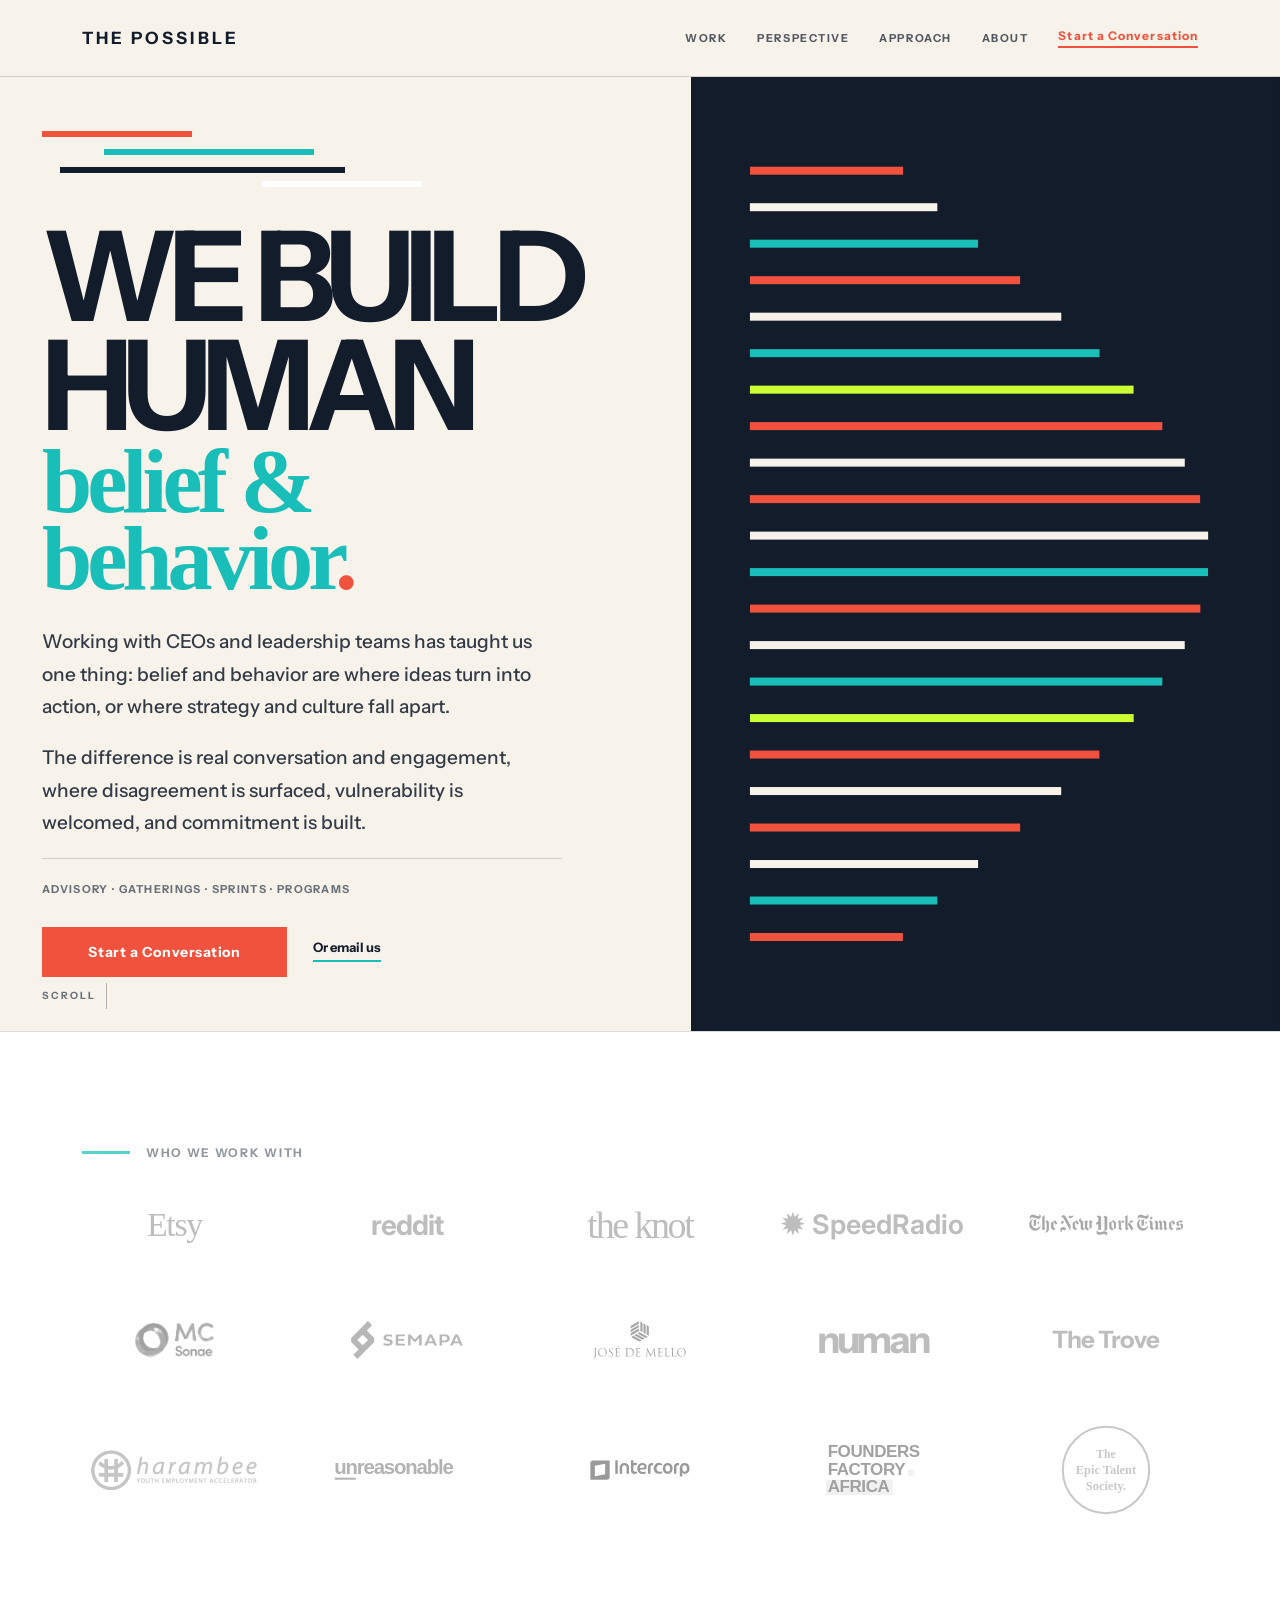
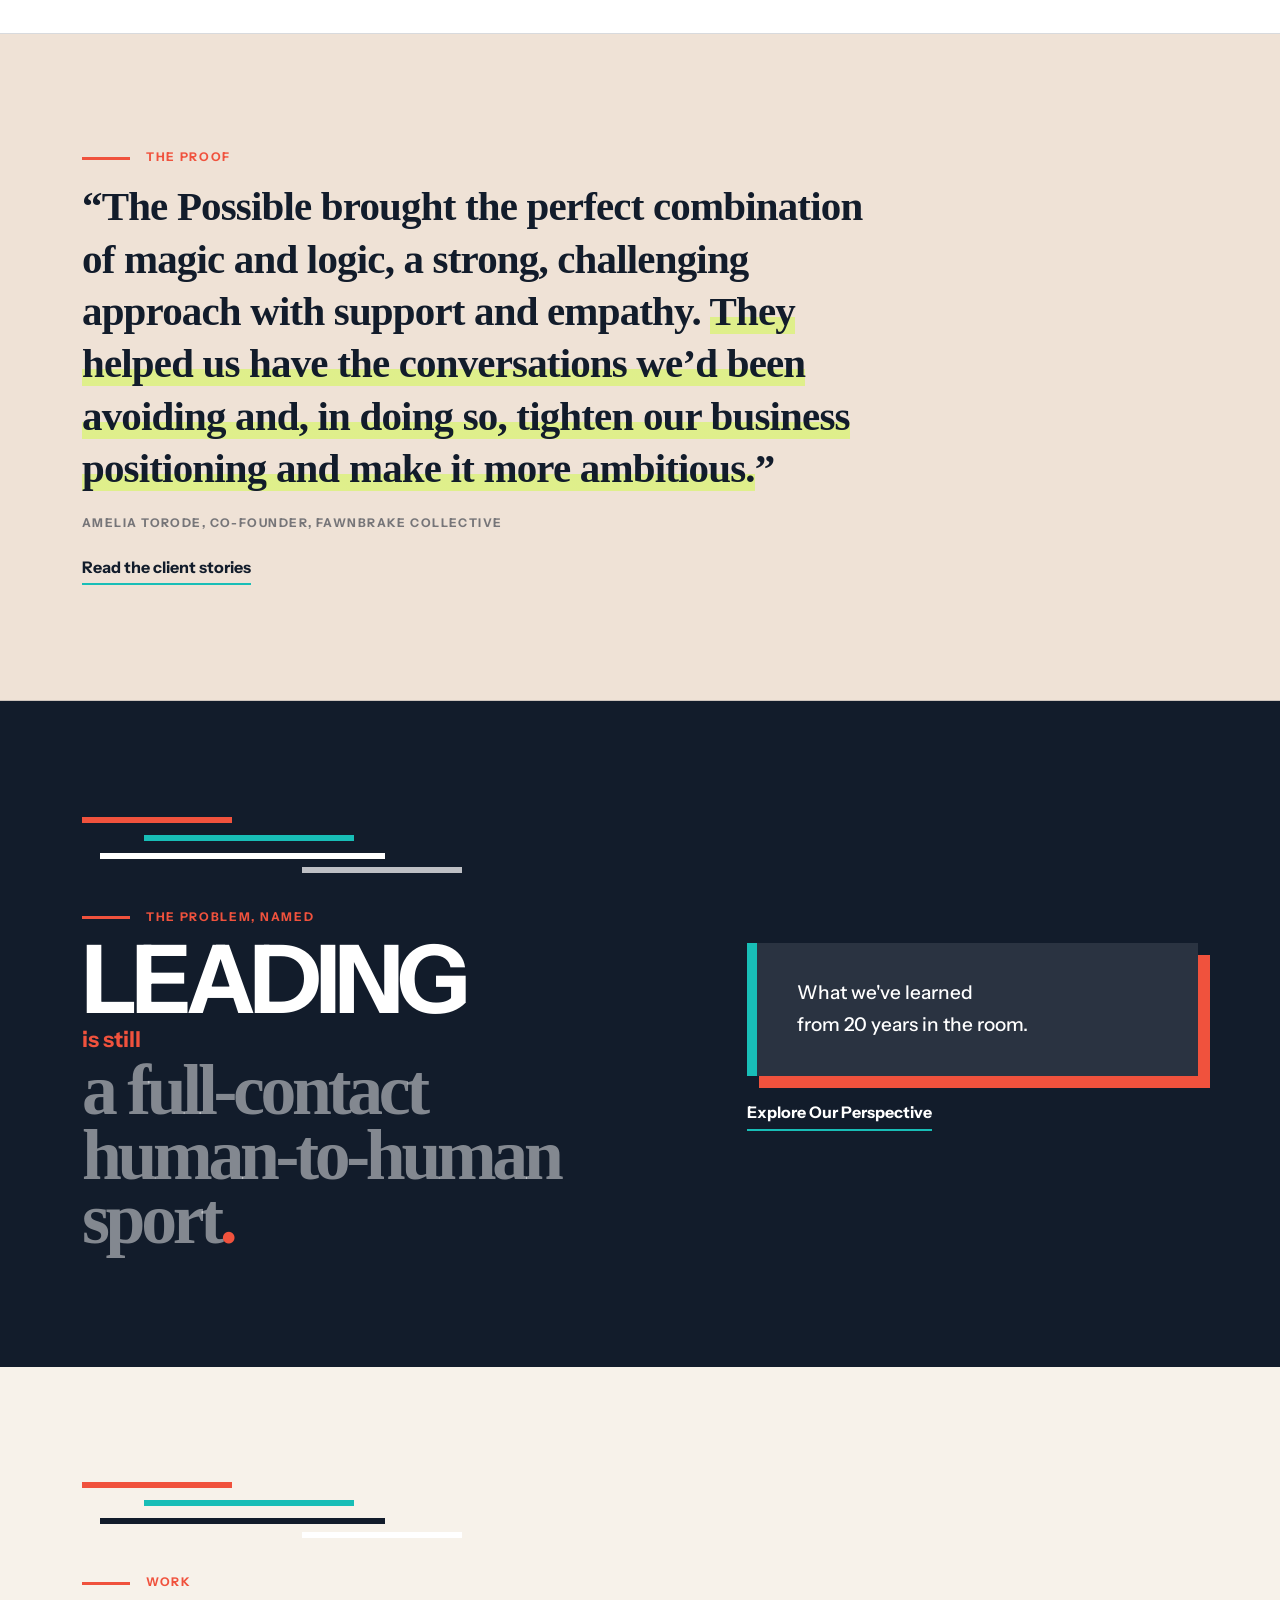
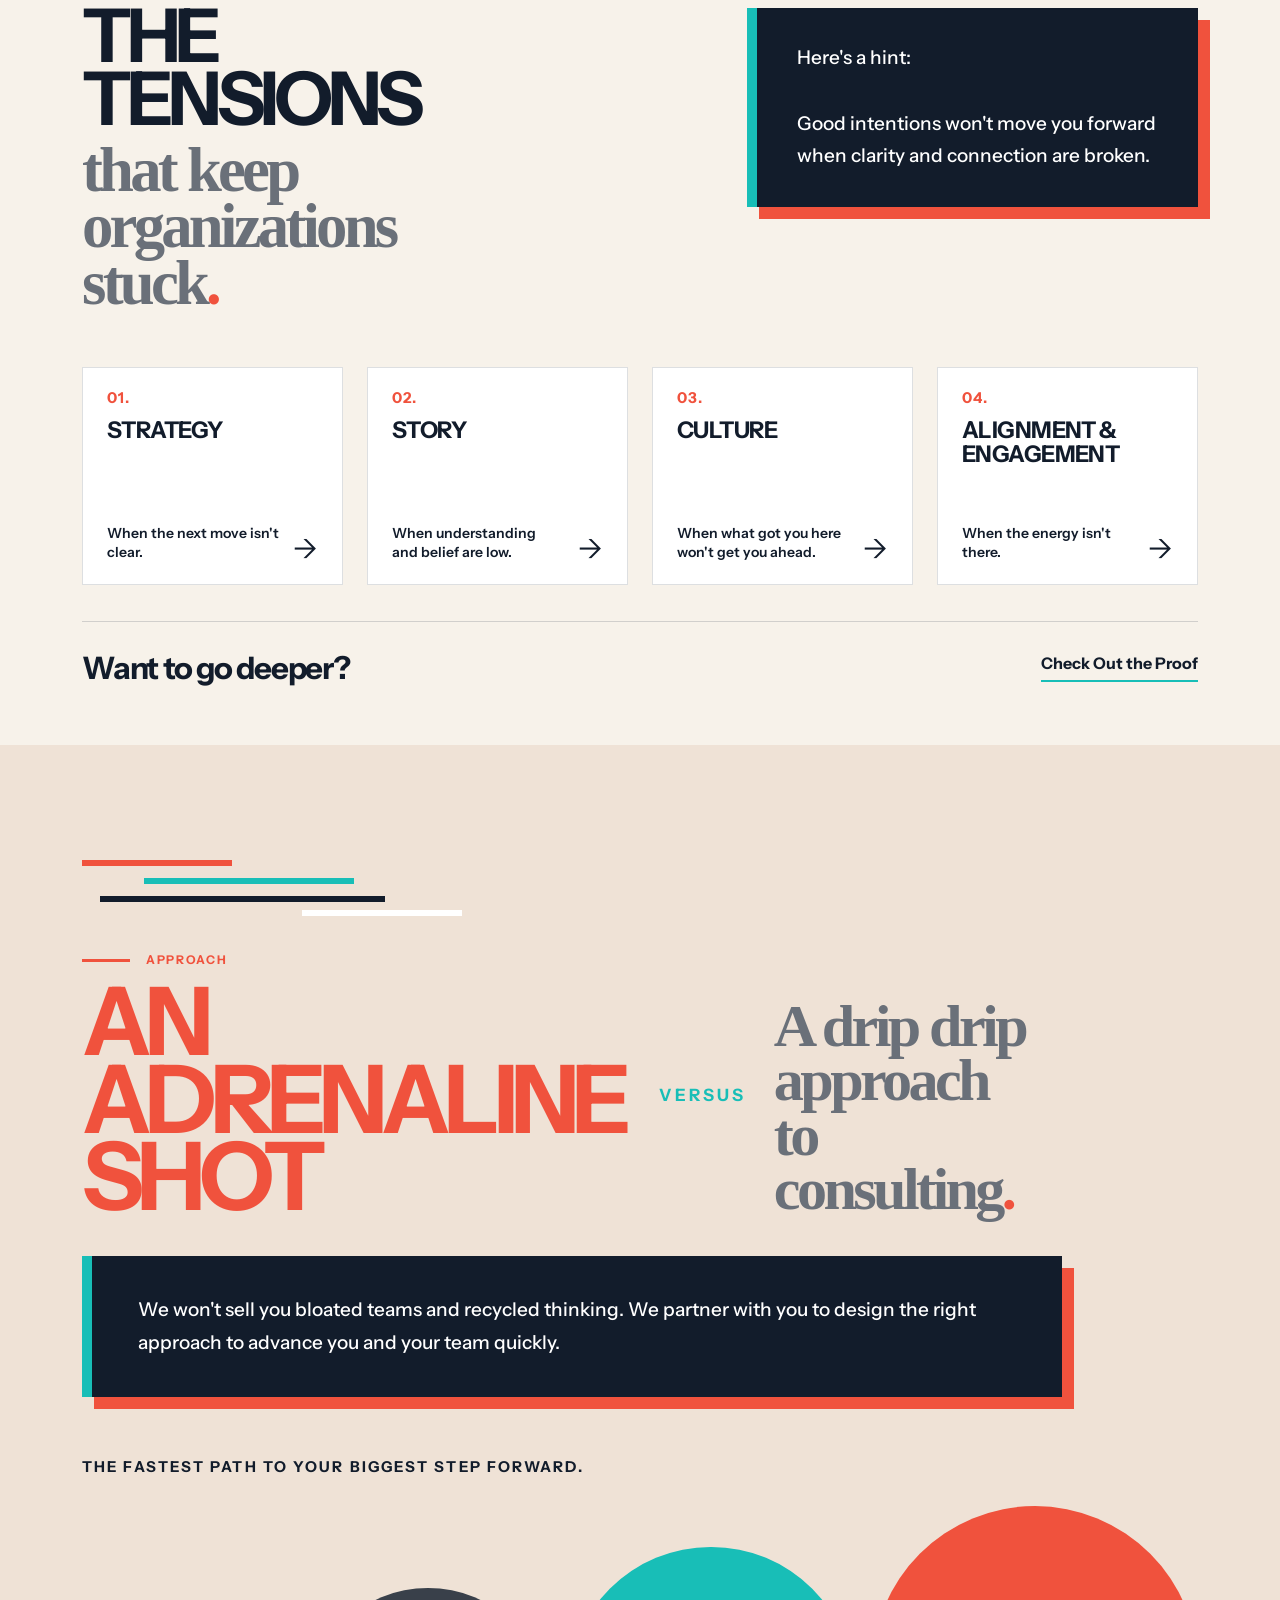
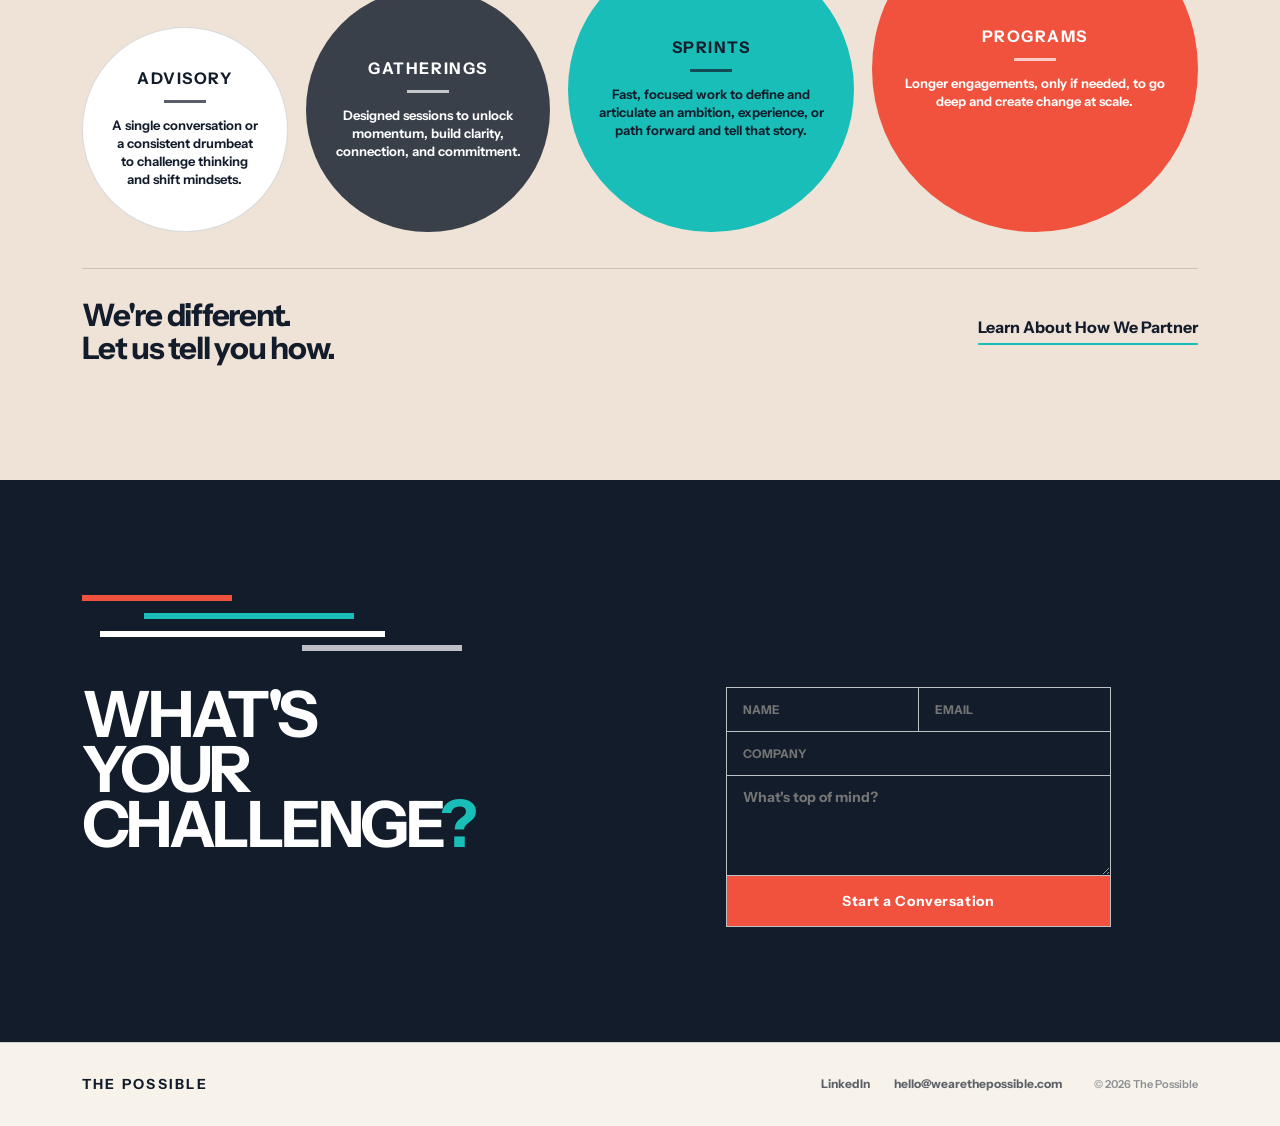
<file: index.html>
<!doctype html>
<html lang="en">
<head>
  <meta charset="utf-8">
  <meta name="viewport" content="width=device-width, initial-scale=1">
  <title>The Possible</title>
  <meta name="description" content="We build human belief and behavior. Strategy, story and culture work for CEOs and leadership teams.">
  <meta property="og:type" content="website">
  <meta property="og:site_name" content="The Possible">
  <meta property="og:title" content="The Possible">
  <meta property="og:description" content="We build human belief and behavior. Strategy, story and culture work for CEOs and leadership teams.">
  <meta property="og:url" content="https://wearethepossible.com/index.html">
  <meta property="og:image" content="assets/og-card.svg">
  <meta name="twitter:card" content="summary_large_image">
  <meta name="twitter:title" content="The Possible">
  <meta name="twitter:description" content="We build human belief and behavior. Strategy, story and culture work for CEOs and leadership teams.">
  <link rel="icon" href="assets/favicon.svg" type="image/svg+xml">
  <link rel="preconnect" href="https://fonts.googleapis.com">
  <link rel="preconnect" href="https://fonts.gstatic.com" crossorigin>
  <link rel="stylesheet" href="css/site.css">
</head>
<body>
<a class="skip-link" href="#top">Skip to content</a><header class="nav"><div class="wrap nav-inner"><a class="logo" href="index.html">The Possible</a><button class="nav-toggle" aria-expanded="false" aria-controls="navlinks" aria-label="Menu"><span></span><span></span><span></span></button><nav class="nav-links" id="navlinks"><a href="proof.html">Work</a><a href="perspective.html">Perspective</a><a href="index.html#approach">Approach</a><a href="about.html">About</a><a class="start tp-nav-cta" href="https://calendly.com/thepossible/start-a-conversation" target="_blank" rel="noopener noreferrer">Start a Conversation</a></nav></div></header><main id="top"><section class="hero hero-modern" id="hero"><div class="hero-shell"><div class="hero-left"><div class="lines"><span class="l1"></span><span class="l2"></span><span class="l3"></span><span class="l4"></span><span class="l5"></span></div><h1 aria-label="We build human belief and behavior."><span class="top" aria-hidden="true">We build</span><span class="human" aria-hidden="true">human</span><span class="lower">belief &amp;<br/>behavior<span class="home-headline-period">.</span></span></h1><div class="hero-copy"><p>Working with CEOs and leadership teams has taught us one thing: belief and behavior are where ideas turn into action, or where strategy and culture fall apart.</p><p>The difference is real conversation and engagement, where disagreement is surfaced, vulnerability is welcomed, and commitment is built.</p><p class="hero-offers">Advisory &middot; Gatherings &middot; Sprints &middot; Programs</p><div class="hero-actions"><a class="btn-fill" href="https://calendly.com/thepossible/start-a-conversation" target="_blank" rel="noopener noreferrer">Start a Conversation</a><a class="hero-alt" href="mailto:hello@wearethepossible.com">Or email us</a></div></div></div><div class="hero-media" aria-hidden="true"><video class="hero-video" data-src="" playsinline muted loop preload="none"></video><canvas class="hero-canvas"></canvas></div></div><a class="hero-cue" href="#work"><span>Scroll</span></a></section><section aria-label="Selected clients" class="clients clients-marquee"><div class="client-marquee-label">Who we work with</div><div class="client-static-grid"><span class="brand brand-etsy">Etsy</span><span aria-label="reddit" class="brand brand-reddit"><span class="reddit-word">reddit</span></span><span class="brand brand-knot">the knot</span><span aria-label="SpeedRadio" class="brand brand-speed"><span class="speed-burst">✹</span><span>SpeedRadio</span></span><span aria-label="The New York Times" class="brand brand-img brand-nyt-img"><img alt="The New York Times" src="assets/logos/nyt.png"></span><span aria-label="Sonae MC" class="brand brand-img brand-sonae-img"><img alt="Sonae MC" src="assets/logos/sonae-mc.png"></span><span aria-label="Semapa" class="brand brand-img brand-semapa-img"><img alt="Semapa" src="assets/logos/semapa.svg"></span><span aria-label="José de Mello" class="brand brand-img brand-jdm-img"><img alt="José de Mello" src="assets/logos/jose-de-mello.svg"></span><span class="brand brand-numan">numan</span><span class="brand brand-plain">The Trove</span><span aria-label="Harambee Youth Employment Accelerator" class="brand brand-img brand-harambee-img"><img alt="Harambee Youth Employment Accelerator" src="assets/logos/harambee.png"></span><span aria-label="Unreasonable" class="brand brand-img brand-unreasonable-img"><img alt="Unreasonable" src="assets/logos/unreasonable.svg"></span><span aria-label="Intercorp" class="brand brand-img brand-intercorp-img"><img alt="Intercorp" src="assets/logos/intercorp.svg"></span><span aria-label="Founders Factory Africa" class="brand brand-img brand-ffa-img"><img alt="Founders Factory Africa" src="assets/logos/founders-factory-africa.svg"></span><span aria-label="The Epic Talent Society" class="brand brand-img brand-epic-img"><img alt="The Epic Talent Society" src="assets/logos/epic-talent.svg"></span></div></section><section class="proof-strip"><div class="wrap"><div class="kicker">The proof</div><blockquote class="proof-strip-quote">&ldquo;The Possible brought the perfect combination of magic and logic, a strong, challenging approach with support and empathy. <span class="qhl">They helped us have the conversations we&rsquo;d been avoiding and, in doing so, tighten our business positioning and make it more ambitious.</span>&rdquo;</blockquote><p class="proof-strip-attr">Amelia Torode, Co-founder, Fawnbrake Collective</p><a class="text-link" href="proof.html">Read the client stories <span>&rarr;</span></a></div></section><section class="pov"><div class="wrap pov-grid"><div><div class="lines dark"><span class="l1"></span><span class="l2"></span><span class="l3"></span><span class="l4"></span><span class="l5"></span></div><div class="kicker">The problem, named</div><div class="lock-big">Leading</div><div class="bridge">is still</div><div class="lock-lower">a full-contact<br/>human-to-human<br/>sport<span class="home-headline-period">.</span></div></div><div class="pov-copy"><div class="pov-subcopy-box"><p>What we&#x27;ve learned<br/>from 20 years in the room.</p></div><a class="text-link" href="perspective.html">Explore Our Perspective <span>→</span></a></div></div></section><section class="work-intro" id="work"><div class="wrap work-grid"><div><div class="lines subtle"><span class="l1"></span><span class="l2"></span><span class="l3"></span><span class="l4"></span><span class="l5"></span></div><div class="kicker">Work</div><div class="work-title">The<br/>tensions</div><div class="work-sub">that keep<br/>organizations<br/>stuck<span class="home-headline-period">.</span></div></div><p class="work-copy">Here&#x27;s a hint:<br/><br/>Good intentions won&#x27;t move you forward when clarity and connection are broken.</p></div></section><section class="cards-sec"><div class="wrap"><div class="cards"><a class="card strategy" href="proof.html#strategy"><div class="card-inner"><div class="card-face card-front"><div class="card-head"><div class="num">01.</div><h3>Strategy</h3></div><div class="card-front-row"><p>When the next move isn&#x27;t clear.</p><span class="arr">→</span></div></div><div class="card-face card-back">We help you connect purpose to the market, envision a bold future, and map the moves to get there. Most importantly, we surface the real disagreements early, so the plan survives contact with the people who have to live it.</div></div></a><a class="card story" href="proof.html#story"><div class="card-inner"><div class="card-face card-front"><div class="card-head"><div class="num">02.</div><h3>Story</h3></div><div class="card-front-row"><p>When understanding and belief are low.</p><span class="arr">→</span></div></div><div class="card-face card-back">Whether you&#x27;re talking to investors, customers, employees, or partners, humans love stories, not slides. We turn strategy into stories that build belief, inspire action, and fund the future.</div></div></a><a class="card culture" href="proof.html#culture"><div class="card-inner"><div class="card-face card-front"><div class="card-head"><div class="num">03.</div><h3>Culture</h3></div><div class="card-front-row"><p>When what got you here won&#x27;t get you ahead.</p><span class="arr">→</span></div></div><div class="card-face card-back">There is no growth without change. We design programs and tools that help people make sense of new behaviors and ways of working, so they can find their footing in the future you&#x27;re creating.</div></div></a><a class="card align" href="proof.html#alignment"><div class="card-inner"><div class="card-face card-front"><div class="card-head"><div class="num">04.</div><h3>Alignment &amp;<br/>Engagement</h3></div><div class="card-front-row"><p>When the energy isn&#x27;t there.</p><span class="arr">→</span></div></div><div class="card-face card-back">When feelings run hot, trust is low, or plans are in flux, it&#x27;s time to gather. We design and facilitate the conversations that rebuild belief, so teams reconnect to their purpose—and to each other.</div></div></a></div><div class="work-depth"><h3>Want to go deeper?</h3><a class="text-link" href="proof.html">Check Out the Proof <span>→</span></a></div></div></section><section class="approach" id="approach"><div class="wrap"><div class="approach-top"><div><div class="lines energy"><span class="l1"></span><span class="l2"></span><span class="l3"></span><span class="l4"></span><span class="l5"></span></div><div class="kicker">Approach</div><div class="approach-title"><span class="red">An<br/>adrenaline<br/>shot</span><span class="versus">versus</span><span class="charcoal">A drip drip<br/>approach<br/>to<br/>consulting<span class="home-headline-period">.</span></span></div></div><div class="approach-panel">We won&#x27;t sell you bloated teams and recycled thinking. We partner with you to design the right approach to advance you and your team quickly.</div></div><div class="engage-block approach-circles-block"><div class="approach-visual-label">The fastest path to your biggest step forward<span class="label-period">.</span></div><div aria-label="Four ways to work together" class="approach-circles"><article class="approach-circle circle-advisory"><div class="circle-content"><h3>Advisory</h3><span class="circle-rule"></span><p>A single conversation or a consistent drumbeat to challenge thinking and shift mindsets.</p></div></article><article class="approach-circle circle-gatherings"><div class="circle-content"><h3>Gatherings</h3><span class="circle-rule"></span><p>Designed sessions to unlock momentum, build clarity, connection, and commitment.</p></div></article><article class="approach-circle circle-sprints"><div class="circle-content"><h3>Sprints</h3><span class="circle-rule"></span><p>Fast, focused work to define and articulate an ambition, experience, or path forward and tell that story.</p></div></article><article class="approach-circle circle-programs"><div class="circle-content"><h3>Programs</h3><span class="circle-rule"></span><p>Longer engagements, only if needed, to go deep and create change at scale.</p></div></article></div></div><div class="approach-depth"><h3>We&#x27;re different.<br/>Let us tell you how.</h3><a class="text-link" href="how-we-partner.html">Learn About How We Partner</a></div></div></section><section class="contact" id="contact"><div class="wrap contact-grid"><div><div class="lines dark"><span class="l1"></span><span class="l2"></span><span class="l3"></span><span class="l4"></span><span class="l5"></span></div><h2>What&#x27;s<br/>your challenge<span class="dot">?</span></h2></div><div class="contact-spacer"></div><form class="form"><input placeholder="Name"/><input placeholder="Email"/><input class="company" placeholder="Company"/><textarea placeholder="What&#x27;s top of mind?"></textarea><button type="button">Start a Conversation</button></form></div></section></main><footer class="footer site-footer"><div class="wrap site-footer-grid"><div class="site-footer-brand">The Possible</div><div class="site-footer-links"><a href="https://www.linkedin.com/in/sarakalick/" rel="noreferrer" target="_blank">LinkedIn</a><a href="mailto:hello@wearethepossible.com">hello@wearethepossible.com</a></div><div class="site-footer-copy">© 2026 The Possible</div></div></footer>
<script src="js/site.js"></script>
</body>
</html>
</file>
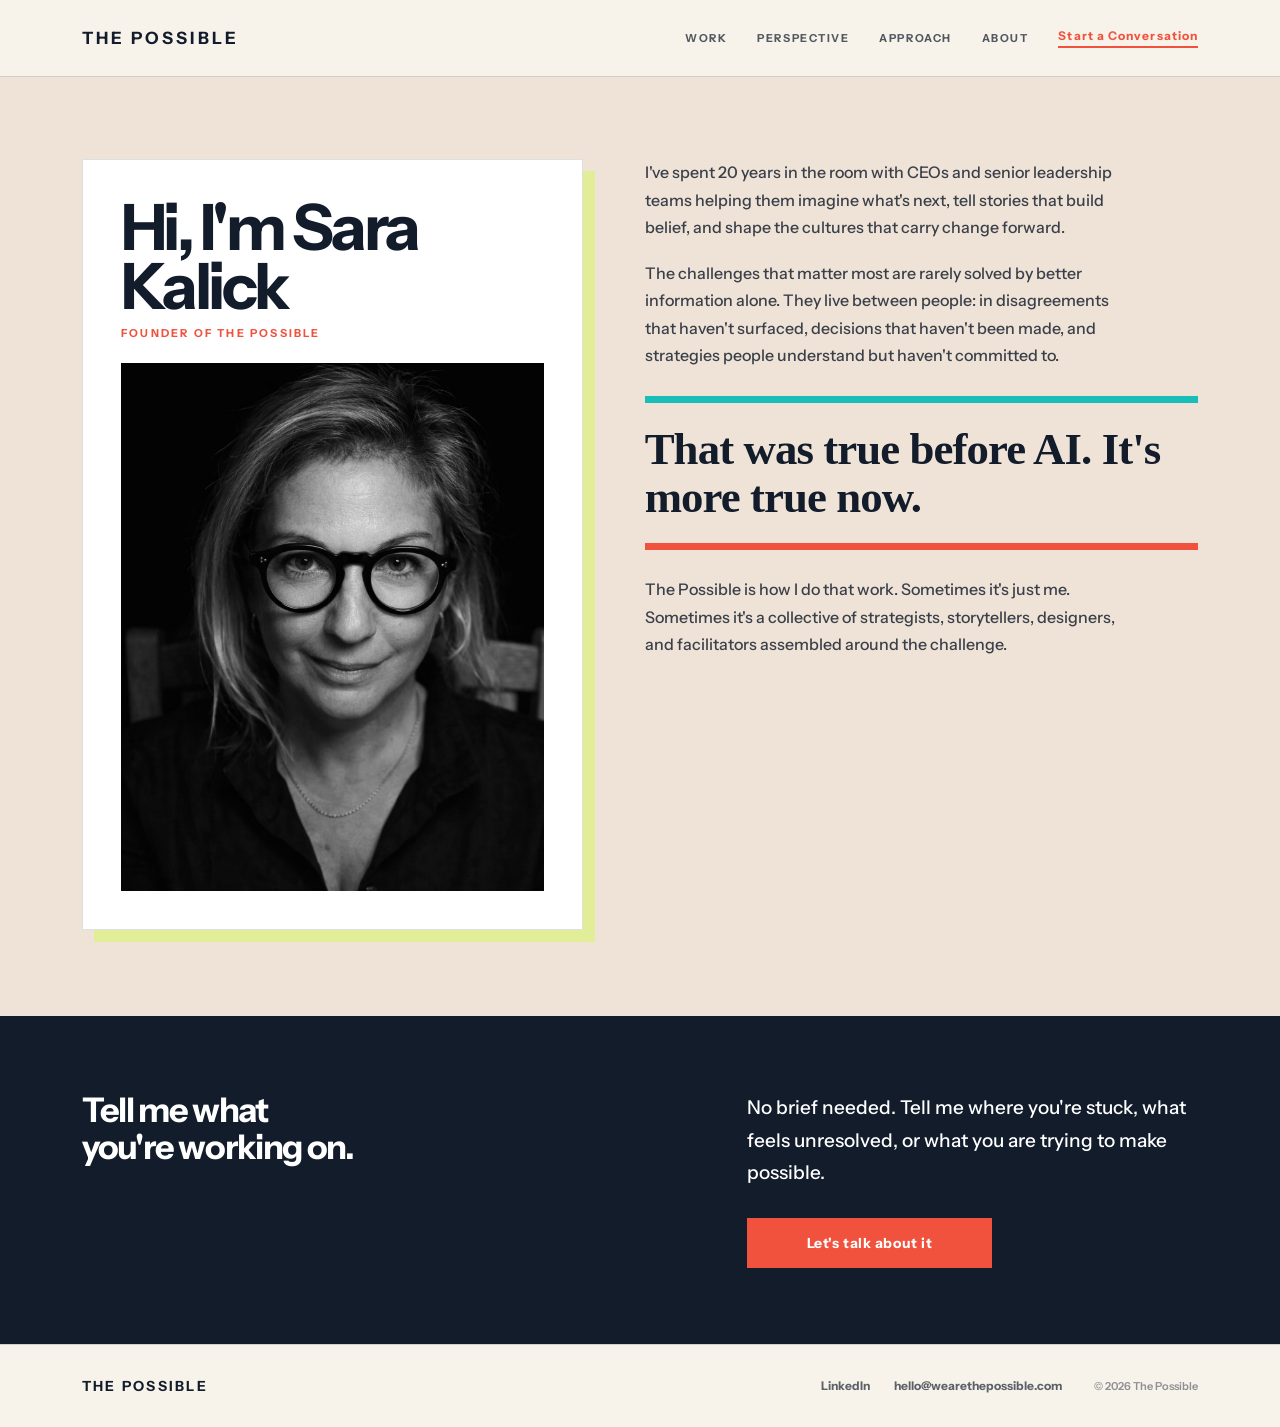
<file: about.html>
<!doctype html>
<html lang="en">
<head>
  <meta charset="utf-8">
  <meta name="viewport" content="width=device-width, initial-scale=1">
  <title>About | The Possible</title>
  <meta name="description" content="Sara Kalick has spent 20 years in the room with CEOs and senior leadership teams.">
  <meta property="og:type" content="website">
  <meta property="og:site_name" content="The Possible">
  <meta property="og:title" content="About | The Possible">
  <meta property="og:description" content="Sara Kalick has spent 20 years in the room with CEOs and senior leadership teams.">
  <meta property="og:url" content="https://wearethepossible.com/about.html">
  <meta property="og:image" content="assets/og-card.svg">
  <meta name="twitter:card" content="summary_large_image">
  <meta name="twitter:title" content="About | The Possible">
  <meta name="twitter:description" content="Sara Kalick has spent 20 years in the room with CEOs and senior leadership teams.">
  <link rel="icon" href="assets/favicon.svg" type="image/svg+xml">
  <link rel="preconnect" href="https://fonts.googleapis.com">
  <link rel="preconnect" href="https://fonts.gstatic.com" crossorigin>
  <link rel="stylesheet" href="css/site.css">
</head>
<body>
<a class="skip-link" href="#top">Skip to content</a><header class="nav"><div class="wrap nav-inner"><a class="logo" href="index.html">The Possible</a><button class="nav-toggle" aria-expanded="false" aria-controls="navlinks" aria-label="Menu"><span></span><span></span><span></span></button><nav class="nav-links" id="navlinks"><a href="proof.html">Work</a><a href="perspective.html">Perspective</a><a href="index.html#approach">Approach</a><a href="about.html">About</a><a class="start tp-nav-cta" href="https://calendly.com/thepossible/start-a-conversation" target="_blank" rel="noopener noreferrer">Start a Conversation</a></nav></div></header><main id="top"><section class="about-main"><div class="wrap about-grid"><aside class="about-card"><h2>Hi, I&#x27;m Sara Kalick</h2><div class="founder-title">Founder of The Possible</div><img alt="Sara Kalick portrait" class="founder-photo" src="[data-uri]"/></aside><div class="story"><p>I&#x27;ve spent 20 years in the room with CEOs and senior leadership teams helping them imagine what&#x27;s next, tell stories that build belief, and shape the cultures that carry change forward.</p><p>The challenges that matter most are rarely solved by better information alone. They live between people: in disagreements that haven&#x27;t surfaced, decisions that haven&#x27;t been made, and strategies people understand but haven&#x27;t committed to.</p><p class="editorial-ai">That was true before AI. <strong>It&#x27;s more true now.</strong></p><p>The Possible is how I do that work. Sometimes it&#x27;s just me. Sometimes it&#x27;s a collective of strategists, storytellers, designers, and facilitators assembled around the challenge.</p></div></div></section><section class="about-conversation"><div class="wrap about-conversation-inner"><div class="about-conversation-left"><h2>Tell me what<br/>you&#x27;re working on.</h2></div><div class="about-conversation-right"><p>No brief needed. Tell me where you&#x27;re stuck, what feels unresolved, or what you are trying to make possible.</p><a class="btn-fill" href="index.html#contact">Let&#x27;s talk about it</a></div></div></section></main><footer class="footer site-footer"><div class="wrap site-footer-grid"><div class="site-footer-brand">The Possible</div><div class="site-footer-links"><a href="https://www.linkedin.com/in/sarakalick/" rel="noreferrer" target="_blank">LinkedIn</a><a href="mailto:hello@wearethepossible.com">hello@wearethepossible.com</a></div><div class="site-footer-copy">© 2026 The Possible</div></div></footer>
<script src="js/site.js"></script>
</body>
</html>
</file>
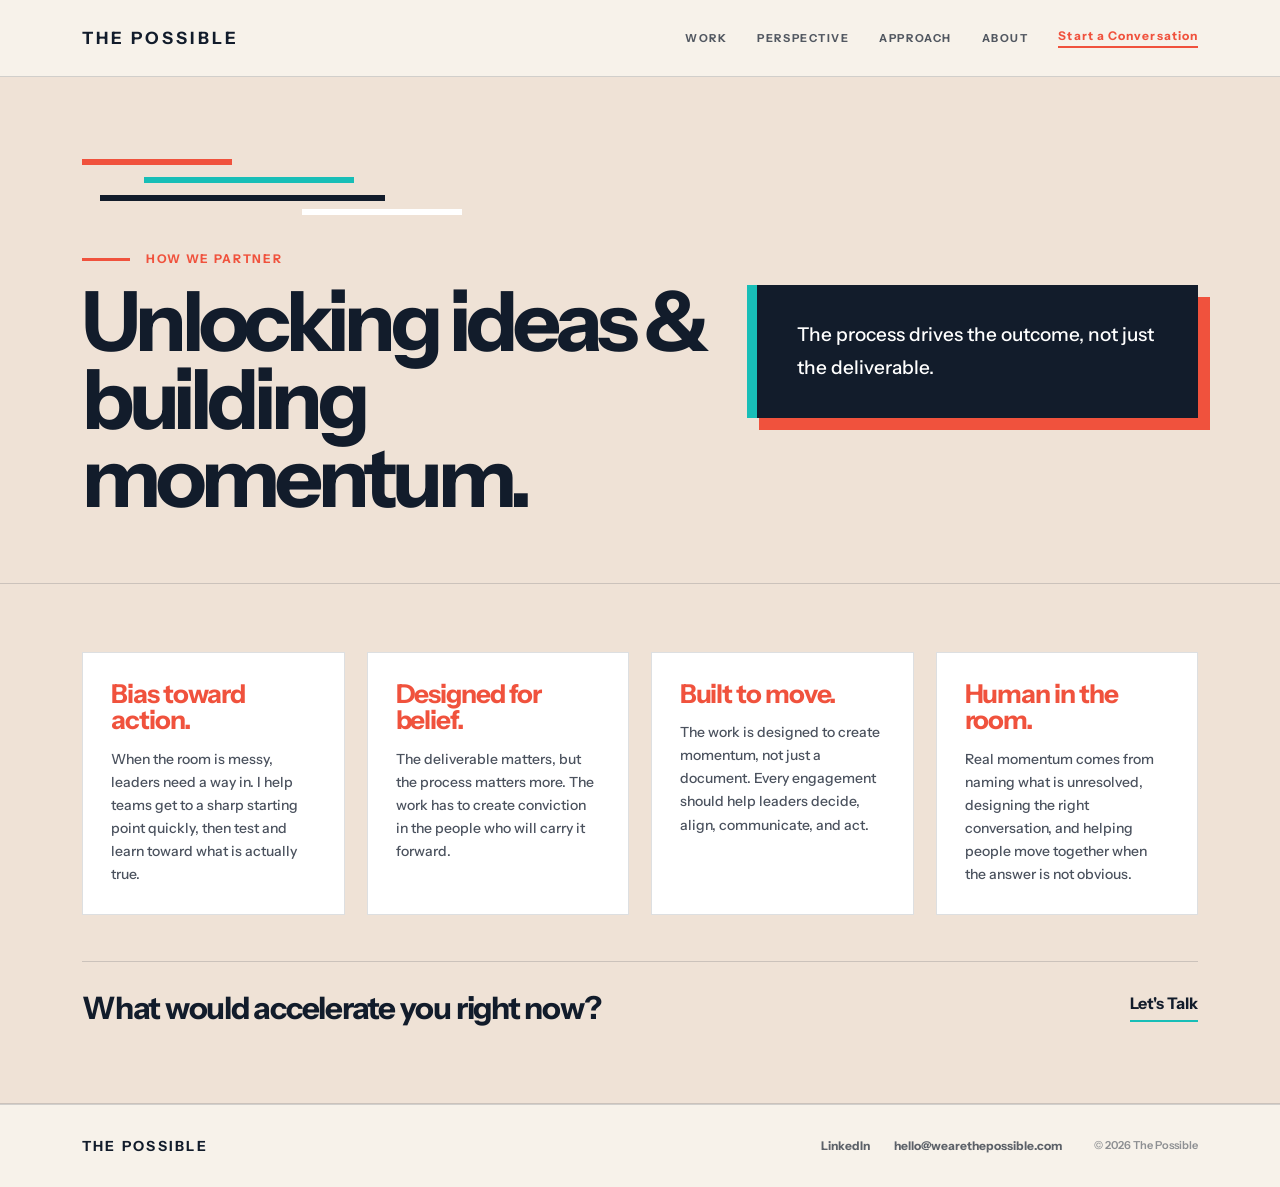
<file: how-we-partner.html>
<!doctype html>
<html lang="en">
<head>
  <meta charset="utf-8">
  <meta name="viewport" content="width=device-width, initial-scale=1">
  <title>How We Partner | The Possible</title>
  <meta name="description" content="Unlocking ideas and building momentum. The process drives the outcome, not just the deliverable.">
  <meta property="og:type" content="website">
  <meta property="og:site_name" content="The Possible">
  <meta property="og:title" content="How We Partner | The Possible">
  <meta property="og:description" content="Unlocking ideas and building momentum. The process drives the outcome, not just the deliverable.">
  <meta property="og:url" content="https://wearethepossible.com/how-we-partner.html">
  <meta property="og:image" content="assets/og-card.svg">
  <meta name="twitter:card" content="summary_large_image">
  <meta name="twitter:title" content="How We Partner | The Possible">
  <meta name="twitter:description" content="Unlocking ideas and building momentum. The process drives the outcome, not just the deliverable.">
  <link rel="icon" href="assets/favicon.svg" type="image/svg+xml">
  <link rel="preconnect" href="https://fonts.googleapis.com">
  <link rel="preconnect" href="https://fonts.gstatic.com" crossorigin>
  <link rel="stylesheet" href="css/site.css">
</head>
<body>
<a class="skip-link" href="#top">Skip to content</a><header class="nav"><div class="wrap nav-inner"><a class="logo" href="index.html">The Possible</a><button class="nav-toggle" aria-expanded="false" aria-controls="navlinks" aria-label="Menu"><span></span><span></span><span></span></button><nav class="nav-links" id="navlinks"><a href="proof.html">Work</a><a href="perspective.html">Perspective</a><a href="index.html#approach">Approach</a><a href="about.html">About</a><a class="start tp-nav-cta" href="https://calendly.com/thepossible/start-a-conversation" target="_blank" rel="noopener noreferrer">Start a Conversation</a></nav></div></header><main id="top"><header class="tp-page-hero sand"><div class="v14-page-hero-grid"><div class="v14-page-headline"><div class="lines subtle"><span class="l1"></span><span class="l2"></span><span class="l3"></span><span class="l4"></span><span class="l5"></span></div><div class="tp-kicker">How We Partner</div><h1 class="tp-page-title">Unlocking ideas &amp;<br/>building momentum.</h1></div><div class="v14-page-sub">The process drives the outcome, not just the deliverable.</div></div></header><section class="tp-sec sand"><div class="tp-wrap"><div class="tp-why-grid"><div class="tp-why-box"><h3>Bias toward action.</h3><p>When the room is messy, leaders need a way in. I help teams get to a sharp starting point quickly, then test and learn toward what is actually true.</p></div><div class="tp-why-box"><h3>Designed for belief.</h3><p>The deliverable matters, but the process matters more. The work has to create conviction in the people who will carry it forward.</p></div><div class="tp-why-box"><h3>Built to move.</h3><p>The work is designed to create momentum, not just a document. Every engagement should help leaders decide, align, communicate, and act.</p></div><div class="tp-why-box"><h3>Human in the room.</h3><p>Real momentum comes from naming what is unresolved, designing the right conversation, and helping people move together when the answer is not obvious.</p></div></div><div class="tp-cta-band"><h3>What would accelerate you right now?</h3><a class="tp-text-link" data-destination="calendly" href="#">Let&#x27;s Talk <span>→</span></a></div></div></section></main><footer class="footer site-footer"><div class="wrap site-footer-grid"><div class="site-footer-brand">The Possible</div><div class="site-footer-links"><a href="https://www.linkedin.com/in/sarakalick/" rel="noreferrer" target="_blank">LinkedIn</a><a href="mailto:hello@wearethepossible.com">hello@wearethepossible.com</a></div><div class="site-footer-copy">© 2026 The Possible</div></div></footer>
<script src="js/site.js"></script>
</body>
</html>
</file>
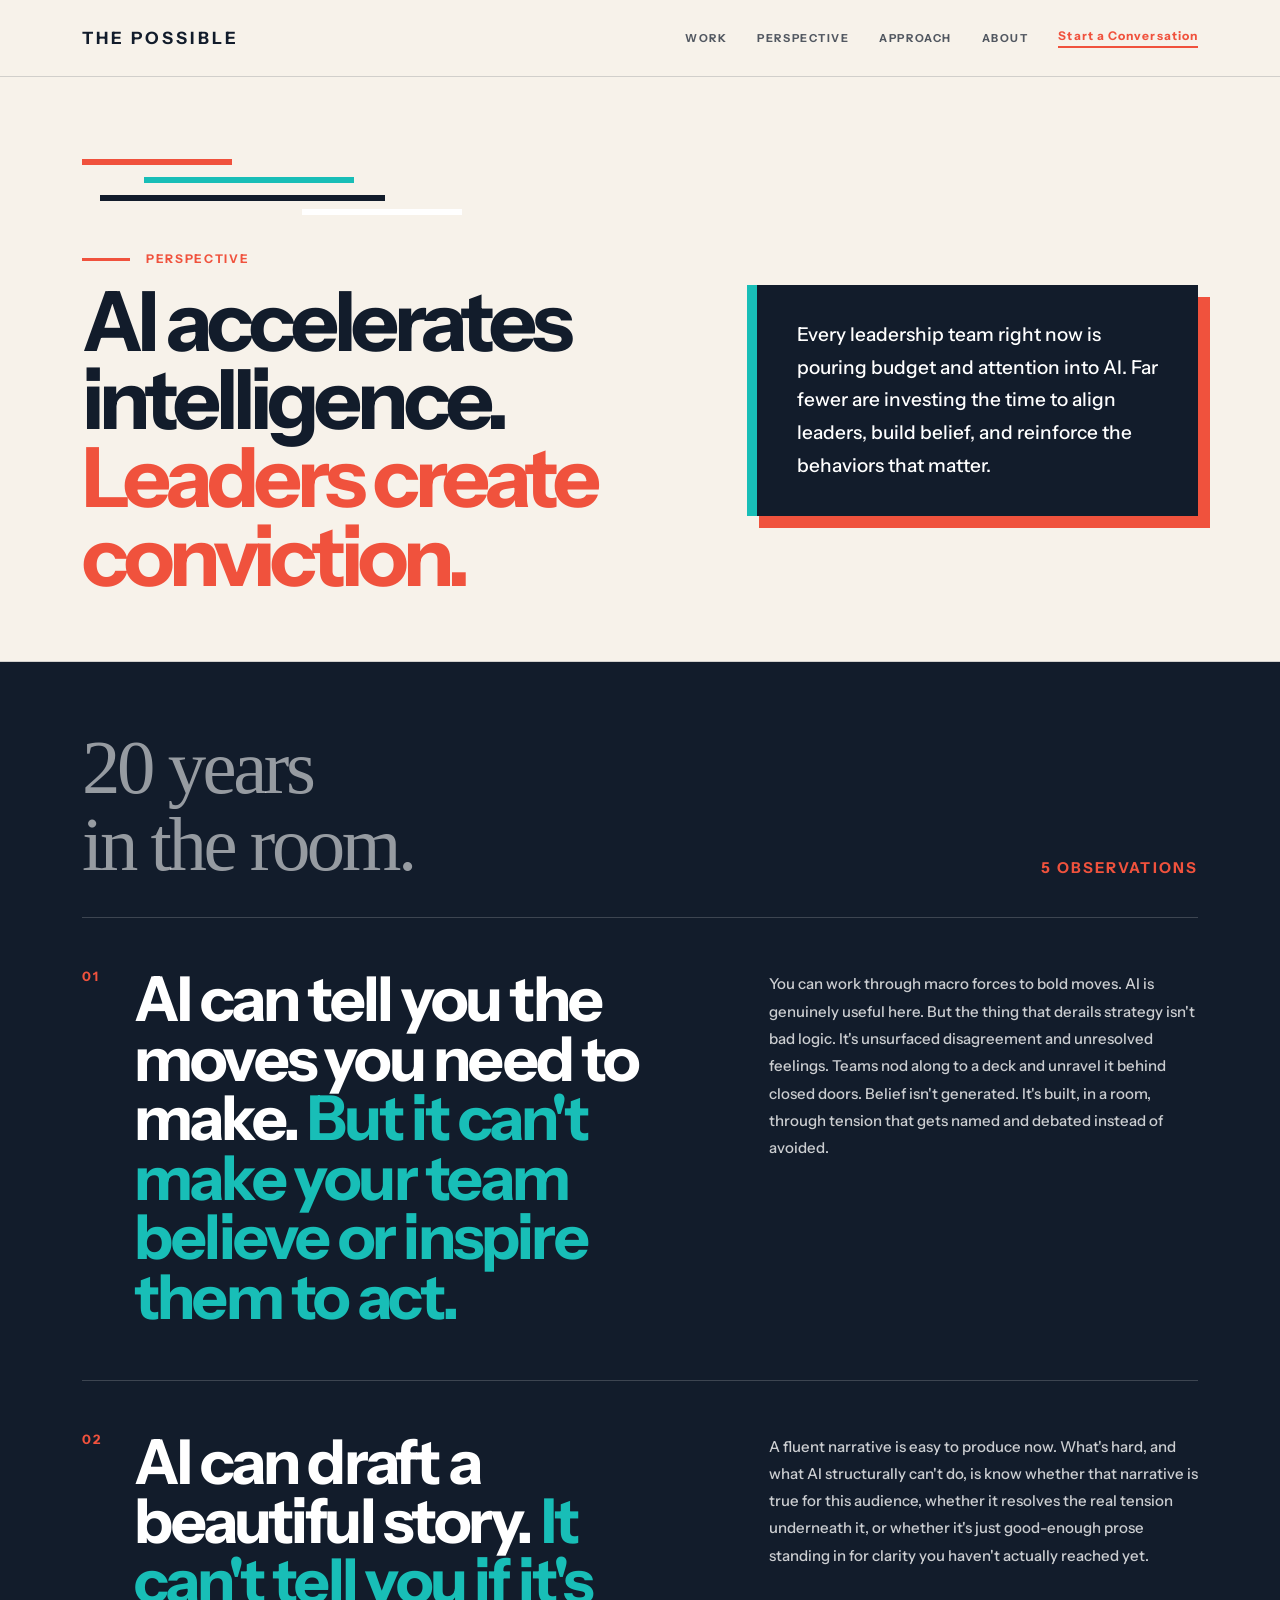
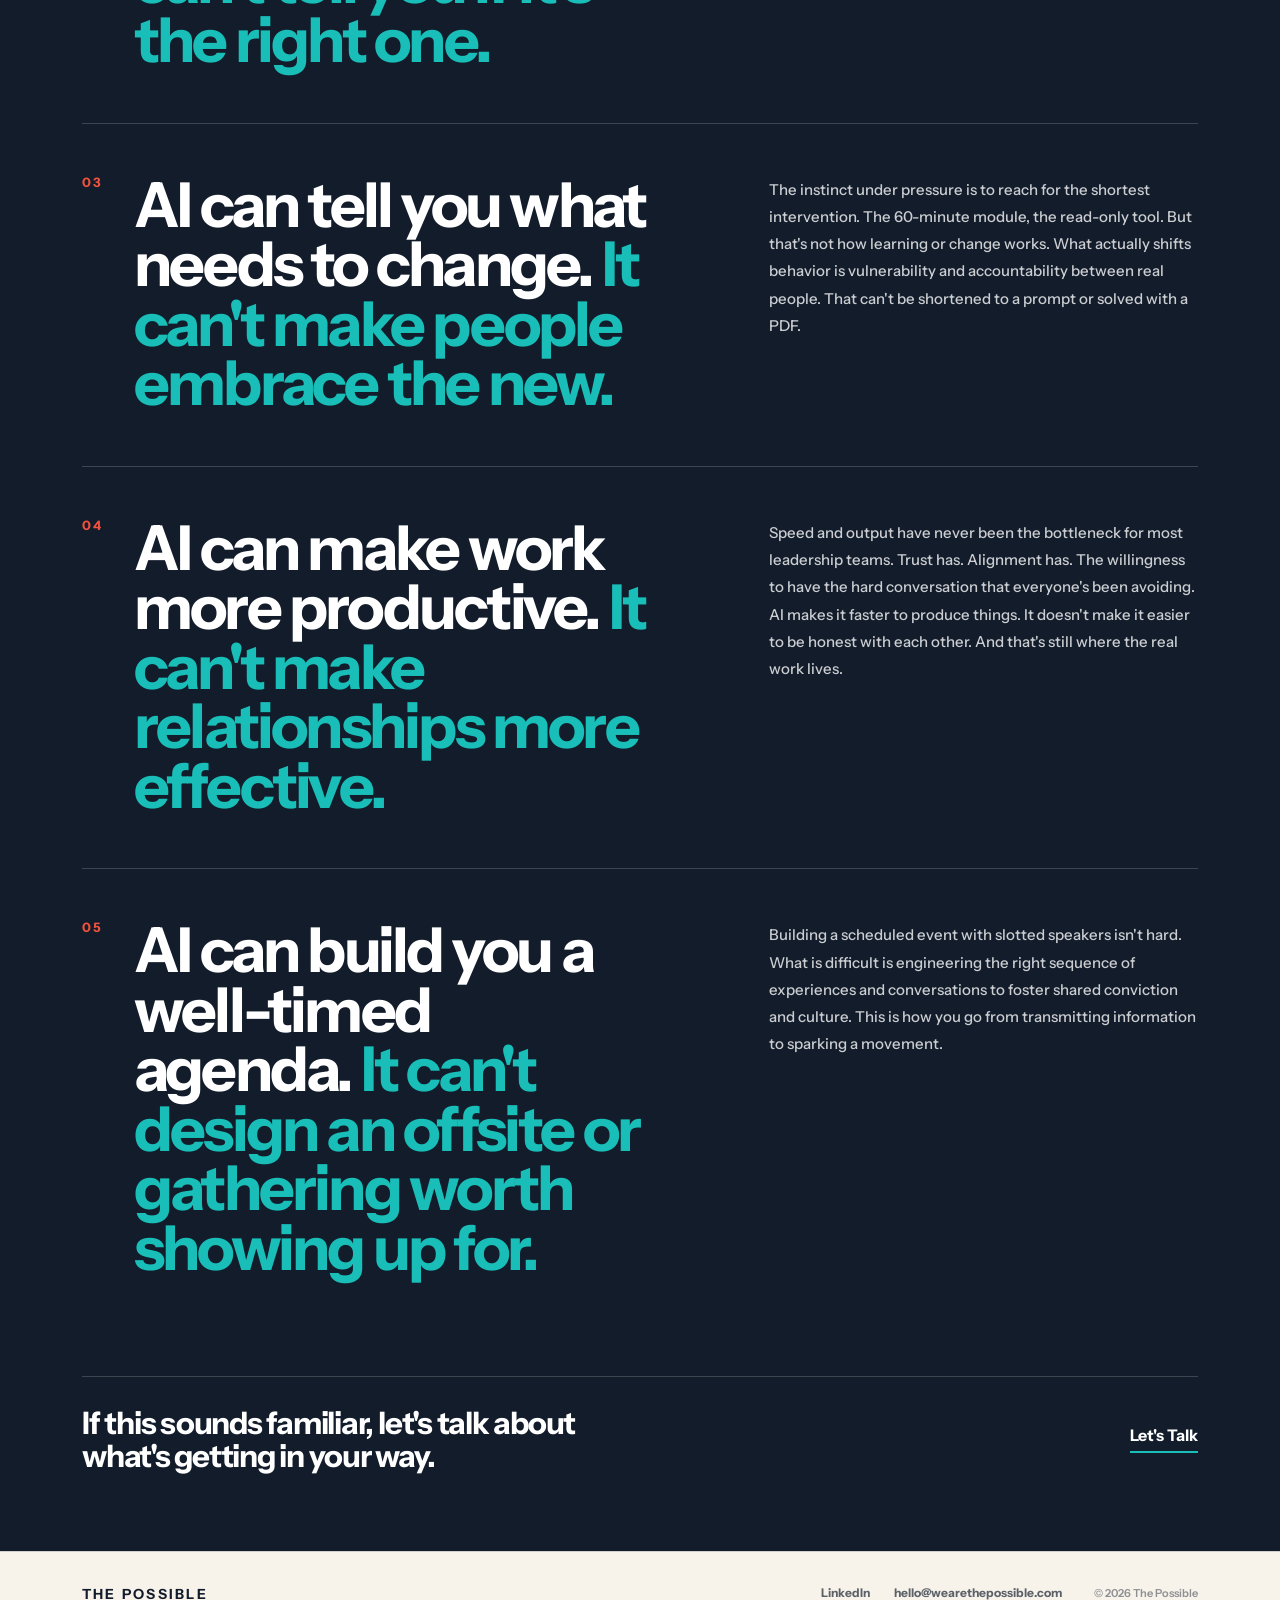
<file: perspective.html>
<!doctype html>
<html lang="en">
<head>
  <meta charset="utf-8">
  <meta name="viewport" content="width=device-width, initial-scale=1">
  <title>Perspective | The Possible</title>
  <meta name="description" content="AI accelerates intelligence. Leaders create conviction. Five observations from 20 years in the room.">
  <meta property="og:type" content="website">
  <meta property="og:site_name" content="The Possible">
  <meta property="og:title" content="Perspective | The Possible">
  <meta property="og:description" content="AI accelerates intelligence. Leaders create conviction. Five observations from 20 years in the room.">
  <meta property="og:url" content="https://wearethepossible.com/perspective.html">
  <meta property="og:image" content="assets/og-card.svg">
  <meta name="twitter:card" content="summary_large_image">
  <meta name="twitter:title" content="Perspective | The Possible">
  <meta name="twitter:description" content="AI accelerates intelligence. Leaders create conviction. Five observations from 20 years in the room.">
  <link rel="icon" href="assets/favicon.svg" type="image/svg+xml">
  <link rel="preconnect" href="https://fonts.googleapis.com">
  <link rel="preconnect" href="https://fonts.gstatic.com" crossorigin>
  <link rel="stylesheet" href="css/site.css">
</head>
<body>
<a class="skip-link" href="#top">Skip to content</a><header class="nav"><div class="wrap nav-inner"><a class="logo" href="index.html">The Possible</a><button class="nav-toggle" aria-expanded="false" aria-controls="navlinks" aria-label="Menu"><span></span><span></span><span></span></button><nav class="nav-links" id="navlinks"><a href="proof.html">Work</a><a href="perspective.html">Perspective</a><a href="index.html#approach">Approach</a><a href="about.html">About</a><a class="start tp-nav-cta" href="https://calendly.com/thepossible/start-a-conversation" target="_blank" rel="noopener noreferrer">Start a Conversation</a></nav></div></header><main id="top"><header class="tp-page-hero"><div class="v14-page-hero-grid"><div class="v14-page-headline"><div class="lines"><span class="l1"></span><span class="l2"></span><span class="l3"></span><span class="l4"></span><span class="l5"></span></div><div class="tp-kicker">Perspective</div><h1 class="tp-page-title">AI accelerates intelligence. <span class="accent">Leaders create conviction.</span></h1></div><div class="v14-page-sub">Every leadership team right now is pouring budget and attention into AI. Far fewer are investing the time to align leaders, build belief, and reinforce the behaviors that matter.</div></div></header><section class="tp-sec dark"><div class="tp-wrap"><div class="problem-lock"><div class="problem-lines"></div><div class="room room-serif">20 years<br/>in the room.</div><div class="obs">5 observations</div></div><div class="tp-pov-stack"><div class="tp-pov-list"><div class="tp-pov-slide"><span class="pov-num">01</span><div class="tp-pov-slide-inner"><h3>AI can tell you the moves you need to make. <em>But it can&#x27;t make your team believe or inspire them to act.</em></h3><p>You can work through macro forces to bold moves. AI is genuinely useful here. But the thing that derails strategy isn&#x27;t bad logic. It&#x27;s unsurfaced disagreement and unresolved feelings. Teams nod along to a deck and unravel it behind closed doors. Belief isn&#x27;t generated. It&#x27;s built, in a room, through tension that gets named and debated instead of avoided.</p></div></div><div class="tp-pov-slide"><span class="pov-num">02</span><div class="tp-pov-slide-inner"><h3>AI can draft a beautiful story. <em>It can&#x27;t tell you if it&#x27;s the right one.</em></h3><p>A fluent narrative is easy to produce now. What&#x27;s hard, and what AI structurally can&#x27;t do, is know whether that narrative is true for this audience, whether it resolves the real tension underneath it, or whether it&#x27;s just good-enough prose standing in for clarity you haven&#x27;t actually reached yet.</p></div></div><div class="tp-pov-slide"><span class="pov-num">03</span><div class="tp-pov-slide-inner"><h3>AI can tell you what needs to change. <em>It can&#x27;t make people embrace the new.</em></h3><p>The instinct under pressure is to reach for the shortest intervention. The 60-minute module, the read-only tool. But that&#x27;s not how learning or change works. What actually shifts behavior is vulnerability and accountability between real people. That can&#x27;t be shortened to a prompt or solved with a PDF.</p></div></div><div class="tp-pov-slide"><span class="pov-num">04</span><div class="tp-pov-slide-inner"><h3>AI can make work more productive. <em>It can&#x27;t make relationships more effective.</em></h3><p>Speed and output have never been the bottleneck for most leadership teams. Trust has. Alignment has. The willingness to have the hard conversation that everyone&#x27;s been avoiding. AI makes it faster to produce things. It doesn&#x27;t make it easier to be honest with each other. And that&#x27;s still where the real work lives.</p></div></div><div class="tp-pov-slide"><span class="pov-num">05</span><div class="tp-pov-slide-inner"><h3>AI can build you a well-timed agenda. <em>It can&#x27;t design an offsite or gathering worth showing up for.</em></h3><p>Building a scheduled event with slotted speakers isn&#x27;t hard. What is difficult is engineering the right sequence of experiences and conversations to foster shared conviction and culture. This is how you go from transmitting information to sparking a movement.</p></div></div></div></div><div class="tp-cta-band dark"><h3>If this sounds familiar, let&#x27;s talk about<br/>what&#x27;s getting in your way.</h3><a class="tp-text-link" data-destination="calendly" href="#">Let&#x27;s Talk <span>→</span></a></div></div></section></main><footer class="footer site-footer"><div class="wrap site-footer-grid"><div class="site-footer-brand">The Possible</div><div class="site-footer-links"><a href="https://www.linkedin.com/in/sarakalick/" rel="noreferrer" target="_blank">LinkedIn</a><a href="mailto:hello@wearethepossible.com">hello@wearethepossible.com</a></div><div class="site-footer-copy">© 2026 The Possible</div></div></footer>
<script src="js/site.js"></script>
</body>
</html>
</file>
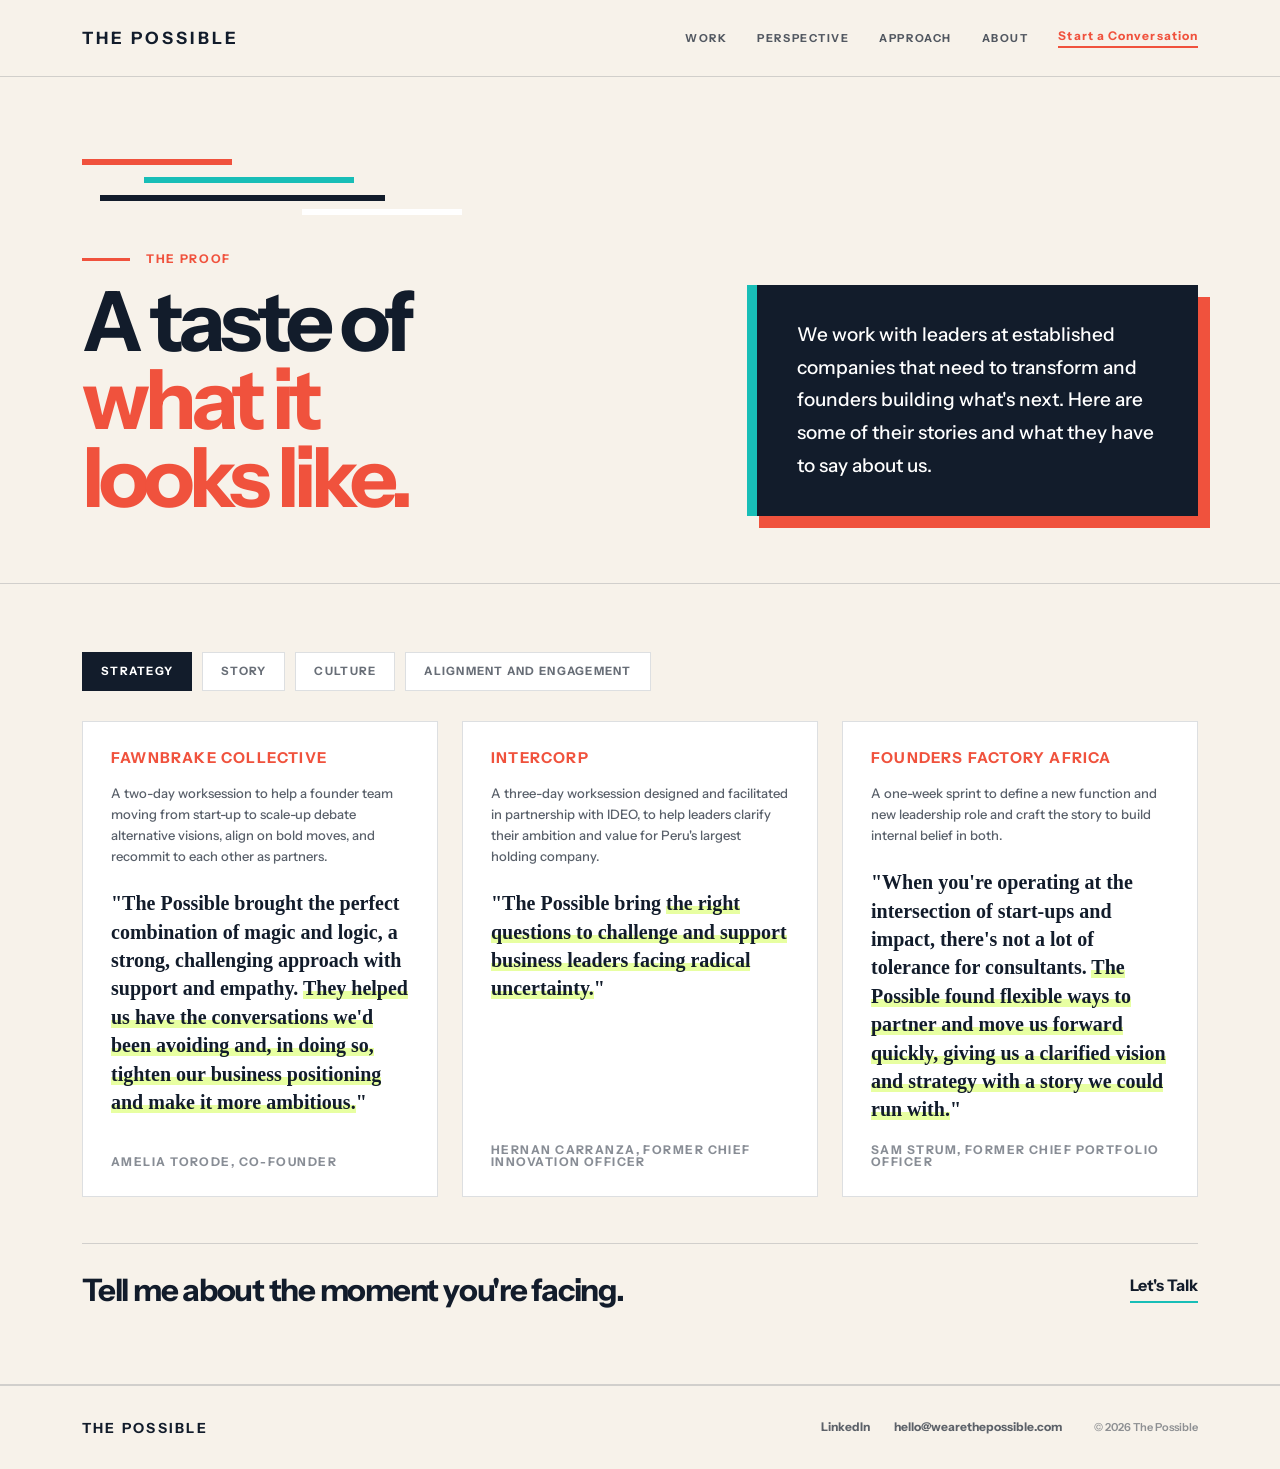
<file: proof.html>
<!doctype html>
<html lang="en">
<head>
  <meta charset="utf-8">
  <meta name="viewport" content="width=device-width, initial-scale=1">
  <title>The Proof | The Possible</title>
  <meta name="description" content="Client stories from Fawnbrake Collective, Intercorp, Founders Factory Africa and more.">
  <meta property="og:type" content="website">
  <meta property="og:site_name" content="The Possible">
  <meta property="og:title" content="The Proof | The Possible">
  <meta property="og:description" content="Client stories from Fawnbrake Collective, Intercorp, Founders Factory Africa and more.">
  <meta property="og:url" content="https://wearethepossible.com/proof.html">
  <meta property="og:image" content="assets/og-card.svg">
  <meta name="twitter:card" content="summary_large_image">
  <meta name="twitter:title" content="The Proof | The Possible">
  <meta name="twitter:description" content="Client stories from Fawnbrake Collective, Intercorp, Founders Factory Africa and more.">
  <link rel="icon" href="assets/favicon.svg" type="image/svg+xml">
  <link rel="preconnect" href="https://fonts.googleapis.com">
  <link rel="preconnect" href="https://fonts.gstatic.com" crossorigin>
  <link rel="stylesheet" href="css/site.css">
</head>
<body>
<a class="skip-link" href="#top">Skip to content</a><header class="nav"><div class="wrap nav-inner"><a class="logo" href="index.html">The Possible</a><button class="nav-toggle" aria-expanded="false" aria-controls="navlinks" aria-label="Menu"><span></span><span></span><span></span></button><nav class="nav-links" id="navlinks"><a href="proof.html">Work</a><a href="perspective.html">Perspective</a><a href="index.html#approach">Approach</a><a href="about.html">About</a><a class="start tp-nav-cta" href="https://calendly.com/thepossible/start-a-conversation" target="_blank" rel="noopener noreferrer">Start a Conversation</a></nav></div></header><main id="top"><header class="tp-page-hero"><div class="v14-page-hero-grid"><div class="v14-page-headline"><div class="lines"><span class="l1"></span><span class="l2"></span><span class="l3"></span><span class="l4"></span><span class="l5"></span></div><div class="tp-kicker">The Proof</div><h1 class="tp-page-title proof-title">A taste of<br/><span class="proof-accent">what it<br/>looks like.</span></h1></div><div class="v14-page-sub">We work with leaders at established companies that need to transform and founders building what&#x27;s next. Here are some of their stories and what they have to say about us.</div></div></header><section class="tp-sec"><div class="tp-wrap"><div class="tp-tabs" role="tablist" id="prooftabs"><button class="tp-tab on" data-panel="strategy">Strategy</button><button class="tp-tab" data-panel="story">Story</button><button class="tp-tab" data-panel="culture">Culture</button><button class="tp-tab" data-panel="alignment">Alignment and Engagement</button></div><div class="tp-panel on" id="panel-strategy"><div class="tp-cases tp-stories-track" id="storiesTrackStrategy"><div class="tp-case"><p class="tp-case-client">Fawnbrake Collective</p><p class="tp-case-desc">A two-day worksession to help a founder team moving from start-up to scale-up debate alternative visions, align on bold moves, and recommit to each other as partners.</p><p class="tp-quote">&quot;The Possible brought the perfect combination of magic and logic, a strong, challenging approach with support and empathy. <span class="qhl">They helped us have the conversations we&#x27;d been avoiding and, in doing so, tighten our business positioning and make it more ambitious.</span>&quot;</p><p class="tp-attr">Amelia Torode, Co-founder</p></div><div class="tp-case"><p class="tp-case-client">Intercorp</p><p class="tp-case-desc">A three-day worksession designed and facilitated in partnership with IDEO, to help leaders clarify their ambition and value for Peru&#x27;s largest holding company.</p><p class="tp-quote">&quot;The Possible bring <span class="qhl">the right questions to challenge and support business leaders facing radical uncertainty.</span>&quot;</p><p class="tp-attr">Hernan Carranza, Former Chief Innovation Officer</p></div><div class="tp-case"><p class="tp-case-client">Founders Factory Africa</p><p class="tp-case-desc">A one-week sprint to define a new function and new leadership role and craft the story to build internal belief in both.</p><p class="tp-quote">&quot;When you&#x27;re operating at the intersection of start-ups and impact, there&#x27;s not a lot of tolerance for consultants. <span class="qhl">The Possible found flexible ways to partner and move us forward quickly, giving us a clarified vision and strategy with a story we could run with.</span>&quot;</p><p class="tp-attr">Sam Strum, Former Chief Portfolio Officer</p></div></div></div><div class="tp-panel" id="panel-story"><div class="tp-cases tp-stories-track" id="storiesTrackStory"><div class="tp-case"><p class="tp-case-client">Harambee Youth Employment Accelerator</p><p class="tp-case-desc">A five-day sprint to sharpen their story for a global stage.</p><p class="tp-quote">&quot;<span class="qhl">They asked all the right, hard questions to challenge and improve our thinking.</span> They listened deeply to our answers. And they iterated with us to get the storyline stronger every day.&quot;</p><p class="tp-attr">Maryana Iskander, Former CEO</p></div><div class="tp-case"><p class="tp-case-client">Semapa</p><p class="tp-case-desc">A four-week sprint to tell the brand story of a holding company in transition.</p><p class="tp-quote">&quot;Thriving multi-generational holding companies rarely get to refresh who they are and what they stand for. But <span class="qhl">The Possible found the thread that ran through everything and shaped a story that honored who we have always been and who we want to become in a way that spoke to all of our ambitions.</span>&quot;</p><p class="tp-attr">Ricardo Pires, Group CEO</p></div><div class="tp-case"><p class="tp-case-client">The Trove</p><p class="tp-case-desc">A three-week sprint to shape the vision, mission, strategy, and story for a new global leadership community.</p><p class="tp-pending">Quote forthcoming</p><p class="tp-attr">Mark Hamill, CEO and Founder</p></div></div></div><div class="tp-panel" id="panel-culture"><div class="tp-cases tp-stories-track" id="storiesTrackCulture"><div class="tp-case"><p class="tp-case-client">Sonae MC</p><p class="tp-case-desc">A two-phase program to define and launch a new set of leadership behaviors across one of Portugal&#x27;s most well-known companies, reaching over 3,000 leaders and winning the 2021 Sonae MC Innovation Award.</p><p class="tp-quote">&quot;It&#x27;s hard when you have such a strong legacy culture to embrace what&#x27;s new and needed. <span class="qhl">The Possible helped us articulate a new way of leading and designed an approach to make adoption easy and fun.</span>&quot;</p><p class="tp-attr">Sofia Castro, Former Head of People Strategy</p></div><div class="tp-case"><p class="tp-case-client">Etsy</p><p class="tp-case-desc">An embedded partnership to help the People Development team reimagine manager development from first-time foundations to advanced manager training.</p><p class="tp-quote">&quot;The Possible have a unique capability to quickly understand complex, vague problems and guide a team to craft a strategic and exciting plan of attack. <span class="qhl">They move quickly without sacrificing depth. The cherry on top is that they are a joy to work with.</span>&quot;</p><p class="tp-attr">Toni Thompson, Former CHRO</p></div><div class="tp-case"><p class="tp-case-client">Sonae MC</p><p class="tp-case-desc">A six-month program with a part-time seconded team to co-create a movement to change how employees focus, collaborate, and make decisions.</p><p class="tp-quote">&quot;Building on our leadership transformation, we wanted to design something to help everyone move better together. The Possible worked with a dedicated team to design a change program at scale. <span class="qhl">They understand that you can&#x27;t mandate change. You have to make it feel real and possible.</span>&quot;</p><p class="tp-attr">Isabel Barros, Executive Board Member</p></div></div></div><div class="tp-panel" id="panel-alignment"><div class="tp-cases tp-stories-track" id="storiesTrackAlignment"><div class="tp-case"><p class="tp-case-client">The Knot</p><p class="tp-case-desc">A series of designed worksessions and conversations to align the executive team and engage senior leaders in a new path forward.</p><p class="tp-quote">&quot;The Possible are true big-picture thinkers who consistently challenge assumptions, broaden perspectives, and help teams see opportunities they might otherwise miss. <span class="qhl">They have the rare ability to move seamlessly between strategy and execution—understanding business models, growth levers, and organizational dynamics with equal depth.</span>&quot;</p><p class="tp-attr">Raina Moskowitz, CEO</p></div><div class="tp-case"><p class="tp-case-client">Semapa</p><p class="tp-case-desc">A vision and blueprint for a better way to gather and engage 600+ leaders in the future.</p><p class="tp-quote">&quot;The Possible helped us reimagine our annual conference to be bolder and more impactful. <span class="qhl">They pushed us to shift from playing it safe with updates, keynotes, and ballroom dinners to more meaningful conversation and engagement to help our top leaders shape our collective future.</span>&quot;</p><p class="tp-attr">Rodrigo Brito, Chief of Staff to CEO</p></div></div></div><div class="tp-cta-band"><h3>Tell me about the moment you&#x27;re facing.</h3><a class="tp-text-link" data-destination="calendly" href="#">Let&#x27;s Talk <span>→</span></a></div></div></section></main><footer class="footer site-footer"><div class="wrap site-footer-grid"><div class="site-footer-brand">The Possible</div><div class="site-footer-links"><a href="https://www.linkedin.com/in/sarakalick/" rel="noreferrer" target="_blank">LinkedIn</a><a href="mailto:hello@wearethepossible.com">hello@wearethepossible.com</a></div><div class="site-footer-copy">© 2026 The Possible</div></div></footer>
<script src="js/site.js"></script>
</body>
</html>
</file>
<file: css/site.css>
@import url("https://fonts.googleapis.com/css2?family=Instrument+Sans:wght@500;600;700;800&family=Inter:wght@400;500;600;700;800&display=swap");*{box-sizing:border-box;margin:0;padding:0}:root{--navy:#121C2B;--ink:#151922;--cream:#F7F2EA;--sand:#EFE2D6;--soft:#FBF8F2;--coral:#F0523D;--teal:#18BEB7;--lime:#CCFF33;--charcoal:#39404A;--gray:#6A7079;--line:rgba(18,28,43,.16);--max:1200px;--gutter:42px;--gap:24px;--display:clamp(64px,7.4vw,118px);--page:clamp(54px,6.5vw,96px);--section:clamp(50px,5.8vw,88px);--body:19px;--small:14px}html{scroll-behavior:smooth}body{font-family:Instrument Sans,sans-serif;background:var(--cream);color:var(--navy);overflow-x:hidden}a{color:inherit}.tp-wrap,.v14-page-hero-grid,.wrap{max-width:var(--max);margin:0 auto;padding:0 var(--gutter)}.grid12,.hero-grid,.pov-grid,.v14-page-hero-grid,.work-grid{display:grid;grid-template-columns:repeat(12,minmax(0,1fr));grid-gap:var(--gap);gap:var(--gap);align-items:start}.hero-grid>div:first-child,.left7,.pov-grid>div:first-child,.v14-page-headline,.work-grid>div:first-child{grid-column:1/span 7}.hero-copy,.pov-copy,.right5,.v14-page-sub,.work-copy{grid-column:8/span 5}.nav,.tp-nav{position:-webkit-sticky;position:sticky;top:0;z-index:50;background:rgba(247,242,234,.96);-webkit-backdrop-filter:blur(14px);backdrop-filter:blur(14px);border-bottom:1px solid var(--line)}.nav-in,.nav-inner,.tp-nav-in{height:76px;display:flex;align-items:center;justify-content:space-between}.logo,.tp-logo{font-family:Instrument Sans,sans-serif;font-size:17px;font-weight:800;text-transform:uppercase;letter-spacing:.18em;text-decoration:none;color:var(--navy)}.nav-links,.tp-nav-links{display:flex;align-items:center;gap:30px;list-style:none}.nav-links a,.tp-nav-links a{font-size:11px;letter-spacing:.14em;text-transform:uppercase;font-weight:800;text-decoration:none;color:rgba(18,28,43,.72)}.nav-links .start,.nav-links a:hover,.tp-nav-cta,.tp-nav-links a:hover{color:var(--coral)!important}.lines{width:360px;height:58px;position:relative;margin-bottom:34px}.lines span{position:absolute;display:block;height:6px}.lines .l1{background:var(--coral);width:150px;left:0;top:0}.lines .l2{background:var(--teal);width:210px;left:62px;top:18px}.lines .l3{background:var(--navy);width:285px;left:18px;top:36px}.lines .l4{background:#fff;width:160px;left:220px;top:50px}.lines .l5{display:none}.lines.dark .l3{background:#fff}.lines.dark .l4{background:rgba(255,255,255,.72)}.kicker,.tp-kicker{font-family:Instrument Sans,sans-serif;font-size:12px;letter-spacing:.14em;text-transform:uppercase;font-weight:800;color:var(--coral);margin-bottom:16px}.kicker:before,.tp-kicker:before{content:"";display:inline-block;width:48px;height:3px;background:currentColor;margin-right:16px;vertical-align:middle}.btn-fill{display:inline-flex;align-items:center;justify-content:center;text-decoration:none;background:var(--coral);color:#fff;padding:17px 24px;min-width:245px;font:800 12px/1 Instrument Sans,sans-serif;letter-spacing:.1em;text-transform:uppercase;border:0}.btn-fill:hover{background:var(--teal);color:var(--navy)}.text-link,.tp-text-link{display:inline-flex;align-items:center;text-decoration:none;border-bottom:2.5px solid var(--teal);padding-bottom:7px;font-family:Instrument Sans,sans-serif;font-weight:800;font-size:16px}.text-link span,.tp-text-link span{display:none}.pov-subcopy-box,.subcopy-box,.tp-page-sub,.v14-page-sub,.work-copy{background:var(--navy);color:#fff;border-left:10px solid var(--teal);box-shadow:12px 12px 0 var(--coral);padding:34px 40px;max-width:620px;font-family:Instrument Sans,sans-serif;font-size:var(--body);line-height:1.72;font-weight:500}.hero{padding:62px 0 80px}.hero h1{font-family:Instrument Sans,sans-serif;font-size:clamp(76px,9.8vw,148px);font-weight:800;letter-spacing:-.07em;line-height:.84}.hero h1 span{display:block}.hero h1 .human,.hero h1 .top{text-transform:uppercase}.hero h1 .lower{font-family:Georgia,serif;text-transform:none;font-weight:700;font-size:.72em;color:var(--teal);white-space:nowrap}.home-headline-period{color:var(--coral);display:inline!important}.hero-copy{margin-top:92px;background:transparent;color:rgba(18,28,43,.86);border:0;font-family:Instrument Sans,sans-serif;font-size:var(--body);line-height:1.72;font-weight:500}.hero-copy p+p{margin-top:24px}.hero-copy .btn-fill{margin-top:34px}.clients{background:#fff;border-top:1px solid var(--line);border-bottom:1px solid var(--line);padding:50px 0 58px}.client-marquee-label{max-width:var(--max);margin:0 auto 30px;padding:0 var(--gutter);display:flex;align-items:center;font:800 12px/1 Instrument Sans,sans-serif;letter-spacing:.14em;text-transform:uppercase;color:rgba(18,28,43,.46)}.client-marquee-label:before{content:"";display:inline-block;flex:0 0 48px;width:48px;height:3px;margin-right:16px;background:var(--teal);opacity:.72}.client-marquee-label:after{content:none}.client-logo-row{display:none!important}.client-static-grid{max-width:var(--max);margin:0 auto;padding:0 var(--gutter);display:grid;grid-template-columns:repeat(5,minmax(0,1fr));grid-gap:32px 44px;gap:32px 44px;align-items:center}.brand{width:100%;min-height:68px;display:flex;align-items:center;justify-content:center;text-align:center;filter:grayscale(1);opacity:.62;color:rgba(57,64,74,.62);line-height:1}.brand-etsy{font-family:Georgia,serif;font-size:40px;letter-spacing:-.04em}.brand-reddit{font:700 28px/1 Inter,sans-serif;letter-spacing:-.035em}.brand-nyt{font:800 18px/.94 Georgia,serif}.brand-speed{font:650 27px/1 Inter,sans-serif;gap:8px}.brand-numan{font:800 38px/1 Instrument Sans,sans-serif;letter-spacing:-.09em}.brand-ffa{font:800 18px/1.05 Instrument Sans,sans-serif;letter-spacing:.02em}.brand-harambee{font:800 20px/1 Instrument Sans,sans-serif}.brand-harambee small{display:block;font-size:8px;line-height:1.2;margin-top:5px}.brand-unreasonable{font:800 25px/1 Instrument Sans,sans-serif;letter-spacing:-.04em}.brand-knot{font:38px/1 Brush Script MT,Segoe Script,cursive;letter-spacing:-.06em}.brand-intercorp{font:800 24px/1 Instrument Sans,sans-serif}.brand-jdm{font:800 23px/.94 Instrument Sans,sans-serif}.brand-semapa{font:800 22px/1 Instrument Sans,sans-serif;letter-spacing:.12em;gap:10px}.brand-plain{font:800 24px/1 Instrument Sans,sans-serif;letter-spacing:-.035em}.pov{background:var(--navy);color:#fff;padding:92px 0}.lock-big{font:800 var(--display)/.84 Instrument Sans,sans-serif;letter-spacing:-.06em;text-transform:uppercase}.bridge{font:800 22px/1 Instrument Sans,sans-serif;color:var(--coral);margin:10px 0 7px}.lock-lower{font:700 clamp(50px,5.6vw,82px)/.9 Georgia,serif;color:rgba(255,255,255,.48);letter-spacing:-.06em}.pov-copy{margin-top:126px}.pov-subcopy-box{background:rgba(255,255,255,.1)}.pov-copy .text-link{color:#fff;margin-top:34px}.work-intro{padding:94px 0 68px}.work-title{font:800 var(--section)/.84 Instrument Sans,sans-serif;letter-spacing:-.065em;text-transform:uppercase}.work-sub{font:700 clamp(44px,4.9vw,72px)/.9 Georgia,serif;color:var(--gray);letter-spacing:-.06em;margin-top:12px}.work-copy{margin-top:126px}.cards-sec{padding:0 0 60px}.cards{display:grid;grid-template-columns:repeat(4,1fr);grid-gap:24px;gap:24px;align-items:stretch}.card{height:236px;text-decoration:none;color:var(--navy);perspective:1200px}.card-inner{position:relative;width:100%;height:100%;transition:transform .65s cubic-bezier(.2,.8,.2,1);transform-style:preserve-3d}.card:focus .card-inner,.card:hover .card-inner{transform:rotateY(180deg)}.card-face{position:absolute;inset:0;background:#fff;border:1px solid rgba(18,28,43,.14);padding:24px 26px;-webkit-backface-visibility:hidden;backface-visibility:hidden;display:flex;flex-direction:column}.card-back{background:var(--coral);color:#fff;transform:rotateY(180deg);font:650 14px/1.55 Instrument Sans,sans-serif;overflow:auto}.card .num{font:800 15px/1 Instrument Sans,sans-serif;letter-spacing:.08em;color:var(--coral);margin-bottom:28px}.card h3{font:800 23px/1 Instrument Sans,sans-serif;text-transform:uppercase;letter-spacing:-.025em;margin-bottom:17px}.card p{font:800 14px/1.45 Instrument Sans,sans-serif;max-width:180px}.card .arr{margin-left:auto;position:static;font-size:28px;line-height:1;display:inline-flex;vertical-align:middle}.approach-depth,.tp-cta-band,.work-depth{border-top:1px solid var(--line);margin-top:36px;padding-top:30px;display:flex;align-items:center;justify-content:space-between;gap:32px}.approach-depth h3,.tp-cta-band h3,.work-depth h3{font:800 31px/1.05 Instrument Sans,sans-serif;letter-spacing:-.04em}.approach{background:var(--sand);padding:96px 0 92px}.approach-top{display:block;margin-bottom:62px}.approach-title{display:grid;grid-template-columns:1.14fr auto .88fr;grid-gap:28px;gap:28px;align-items:end;margin-bottom:40px}.approach-title .red{font:800 clamp(72px,7.4vw,126px)/.82 Instrument Sans,sans-serif;letter-spacing:-.07em;text-transform:uppercase;color:var(--coral)}.approach-title .versus{font:800 17px/1 Instrument Sans,sans-serif;letter-spacing:.17em;text-transform:uppercase;color:var(--teal);align-self:center;margin-bottom:8px}.approach-title .charcoal{font:700 clamp(42px,4.7vw,76px)/.9 Georgia,serif;letter-spacing:-.06em;color:var(--gray)}.approach-panel{max-width:980px;background:var(--navy);color:#fff;border-left:10px solid var(--teal);box-shadow:12px 12px 0 var(--coral);padding:38px 46px;font:500 var(--body)/1.72 Instrument Sans,sans-serif}.approach-visual-label{font:800 15px/1 Instrument Sans,sans-serif;letter-spacing:.14em;text-transform:uppercase;margin:0 0 36px}.approach-circles{display:flex;align-items:flex-end;justify-content:space-between;gap:18px}.approach-circle{border-radius:50%;aspect-ratio:1/1;display:flex;align-items:center;justify-content:center;text-align:center;padding:26px}.approach-circle h3{font:800 16px/1 Instrument Sans,sans-serif;letter-spacing:.095em;text-transform:uppercase;margin-bottom:14px}.approach-circle p{font:650 13px/1.38 Instrument Sans,sans-serif}.circle-rule{display:block;width:42px;height:3px;background:currentColor;margin:0 auto 14px;opacity:.7}.circle-advisory{width:210px;background:#fff;border:1px solid rgba(18,28,43,.16)}.circle-gatherings{width:250px;background:var(--charcoal);color:#fff}.circle-sprints{width:292px;background:var(--teal)}.circle-programs{width:334px;background:var(--coral);color:#fff}.contact{background:var(--navy);color:#fff;padding:78px 0}.contact-grid{display:grid;grid-template-columns:.8fr .55fr 1.05fr;grid-gap:68px;gap:68px;align-items:start}.contact h2{font:800 clamp(48px,5vw,74px)/.86 Instrument Sans,sans-serif;letter-spacing:-.055em;text-transform:uppercase}.contact h2 .dot{color:var(--teal);display:inline!important;background:none!important;width:auto!important;height:auto!important;transform:none!important;font-size:inherit!important}.contact p{font:500 var(--body)/1.72 Instrument Sans,sans-serif;color:rgba(255,255,255,.84)}.form{border:1px solid rgba(255,255,255,.72);display:grid;grid-template-columns:1fr 1fr}.form input,.form textarea{background:transparent;color:#fff;border:0;border-right:1px solid rgba(255,255,255,.72);border-bottom:1px solid rgba(255,255,255,.72);padding:14px 16px;font:700 12px/1 Instrument Sans,sans-serif;text-transform:uppercase}.form input:nth-child(2){border-right:0}.form .company,.form textarea{grid-column:1/-1;border-right:0}.form textarea{min-height:100px;text-transform:none;font-size:14px}.form button{grid-column:1/-1;background:var(--coral);color:#fff;border:0;padding:16px;font:800 12px/1 Instrument Sans,sans-serif;text-transform:uppercase;letter-spacing:.07em;cursor:pointer}.tp-page-hero{padding:82px 0 66px;border-bottom:1px solid var(--line)}.tp-page-hero.sand{background:var(--sand)}.tp-page-title{font:800 var(--page)/.94 Instrument Sans,sans-serif;letter-spacing:-.06em;max-width:1000px}.tp-page-title .accent{color:var(--coral)}.v14-page-sub{margin-top:126px}.tp-sec{padding:68px 0 78px;border-bottom:1px solid var(--line)}.tp-sec.dark{background:var(--navy);color:#fff}.tp-sec.sand{background:var(--sand)}.tp-sec-title{font:800 clamp(38px,5vw,66px)/1 Instrument Sans,sans-serif;letter-spacing:-.05em;margin-bottom:28px;max-width:850px}.tp-lede{font:500 18px/1.72 Instrument Sans,sans-serif;color:rgba(18,28,43,.76);max-width:760px}.tp-why-grid{display:grid;grid-template-columns:repeat(4,1fr);grid-gap:22px;gap:22px}.tp-why-box{background:#fff;border:1px solid rgba(18,28,43,.14);padding:28px;min-height:250px}.tp-why-box .tp-num{display:none}.tp-why-box h3{font:800 26px/1.02 Instrument Sans,sans-serif;letter-spacing:-.04em;color:var(--coral);margin:0 0 14px}.tp-why-box p{font:500 14px/1.65 Instrument Sans,sans-serif;color:rgba(18,28,43,.76)}.tp-cta-band{margin-top:46px}.problem-lock{display:grid;grid-template-columns:1fr auto;align-items:end;grid-gap:30px;gap:30px;margin-bottom:34px}.problem-lock .room{font:800 clamp(48px,6vw,86px)/.9 Instrument Sans,sans-serif;letter-spacing:-.055em}.problem-lock .obs{font:800 15px/1 Instrument Sans,sans-serif;letter-spacing:.14em;text-transform:uppercase;color:var(--teal)}.tp-pov-carousel{overflow:hidden;border-top:1px solid rgba(255,255,255,.18)}.tp-pov-track{display:flex;transition:transform .45s cubic-bezier(.4,0,.2,1)}.tp-pov-slide{min-width:100%;padding:46px 0 34px}.tp-pov-slide-inner{display:grid;grid-template-columns:repeat(12,minmax(0,1fr));grid-gap:var(--gap);gap:var(--gap);align-items:start}.tp-pov-slide h3{grid-column:1/span 6;font:800 clamp(34px,5vw,62px)/.96 Instrument Sans,sans-serif;letter-spacing:-.045em;color:#fff}.tp-pov-slide h3 em{font-style:normal;color:var(--teal)}.tp-pov-slide p{grid-column:8/span 5;font:500 15px/1.82 Instrument Sans,sans-serif;color:rgba(255,255,255,.78)}.tp-pov-nav{display:flex;align-items:center;gap:12px;padding-top:22px;border-top:1px solid rgba(255,255,255,.18)}.tp-carousel-btn,.tp-pov-btn{background:transparent;border:1px solid rgba(255,255,255,.34);width:38px;height:38px;cursor:pointer;color:#fff;display:flex;align-items:center;justify-content:center}.tp-carousel-btn:hover,.tp-pov-btn:hover{background:var(--teal);border-color:var(--teal);color:var(--navy)}.tp-pov-dots{display:flex;gap:7px;margin-left:4px}.tp-pov-dot{width:7px;height:7px;border-radius:50%;background:rgba(255,255,255,.32);border:0}.tp-pov-dot.on{background:var(--teal)}.tp-pov-n{font-size:11px;color:rgba(255,255,255,.65);margin-left:auto;letter-spacing:.08em}.tp-page-title.proof-title .proof-accent{color:var(--coral)}.tp-tabs{display:flex;flex-wrap:wrap}.tp-tab{border:1px solid rgba(18,28,43,.14);padding:10px 16px;background:#fff;color:rgba(18,28,43,.64);font:800 11px/1 Instrument Sans,sans-serif;letter-spacing:.11em;text-transform:uppercase;cursor:pointer}.tp-tab.on{background:var(--navy);border-color:var(--navy);color:#fff}.tp-panel{display:none}.tp-panel.on{display:block}.tp-stories-track{display:flex;transition:transform .45s cubic-bezier(.4,0,.2,1)}.tp-case{min-width:100%;background:#fff;border:1px solid rgba(18,28,43,.14);padding:36px;min-height:430px}.tp-case-client{font:800 15px/1 Instrument Sans,sans-serif;text-transform:uppercase;letter-spacing:.08em;color:var(--coral);margin-bottom:18px}.tp-case-desc{font:500 14px/1.72 Instrument Sans,sans-serif;color:rgba(18,28,43,.7);margin-bottom:22px;max-width:720px}.tp-quote{font:600 24px/1.45 Georgia,serif;color:var(--navy);max-width:900px}.qhl{background:linear-gradient(0deg,rgba(204,255,51,.46) 38%,transparent 0)}.tp-attr{font:800 12px/1 Instrument Sans,sans-serif;letter-spacing:.12em;margin-top:20px}.tp-attr,.tp-pending{text-transform:uppercase;color:rgba(18,28,43,.5)}.tp-pending{font:800 14px/1 Instrument Sans,sans-serif;letter-spacing:.1em}.tp-carousel-nav{display:flex;align-items:center;gap:12px;margin-top:18px}.tp-carousel-btn{border-color:rgba(18,28,43,.28)}.tp-carousel-btn,.tp-carousel-btn:hover{color:var(--navy)}.tp-carousel-count{font:800 11px/1 Instrument Sans,sans-serif;letter-spacing:.08em;color:rgba(18,28,43,.56)}.about-main{padding:82px 0 86px;background:var(--sand)}.about-grid{display:grid;grid-template-columns:.9fr 1.1fr;grid-gap:62px;gap:62px;align-items:start}.about-card{background:#fff;border:1px solid rgba(18,28,43,.14);box-shadow:12px 12px 0 rgba(204,255,51,.38);padding:38px}.about-card h2{font:800 clamp(42px,5vw,72px)/.92 Instrument Sans,sans-serif;letter-spacing:-.055em;color:var(--navy);margin-bottom:12px}.founder-title{font:800 11px/1 Instrument Sans,sans-serif;letter-spacing:.2em;text-transform:uppercase;color:var(--coral);margin-bottom:24px}.founder-photo{width:100%;aspect-ratio:4/5;object-fit:cover;object-position:center 36%;display:block;filter:grayscale(100%);margin-top:22px}.story{max-width:70%}.story p{font:500 17px/1.85 Instrument Sans,sans-serif;color:rgba(18,28,43,.82);margin-bottom:22px}.story .editorial-ai{font:600 clamp(34px,4vw,54px)/1.08 Georgia,serif!important;letter-spacing:-.02em!important;color:var(--navy)!important;border-top:7px solid var(--teal);border-bottom:7px solid var(--coral);padding:28px 0;margin:34px 0!important}.about-conversation{background:var(--navy);color:#fff}.about-conversation-inner{display:grid;grid-gap:var(--gap)}.about-conversation h2{grid-column:1/span 7}.about-conversation p{grid-column:8/span 5;background:rgba(255,255,255,.08);color:#fff;border-left:10px solid var(--teal);box-shadow:12px 12px 0 var(--coral);padding:34px 40px;font:500 var(--body)/1.72 Instrument Sans,sans-serif}.about-conversation .btn-fill{grid-column:8/span 5;justify-self:start;margin-top:18px}@media(max-width:900px){:root{--gutter:22px}.nav-in,.nav-inner,.tp-nav-in{height:auto;display:block;padding:16px 0}.nav-links,.tp-nav-links{margin-top:14px;gap:14px;overflow:auto}.about-conversation-inner,.about-grid,.hero-grid,.pov-grid,.tp-pov-slide-inner,.v14-page-hero-grid,.work-grid{display:block}.hero-copy,.pov-copy,.v14-page-sub,.work-copy{margin-top:30px}.hero h1 .lower{white-space:normal}.client-static-grid{grid-template-columns:repeat(2,1fr);gap:22px 28px}.cards,.tp-why-grid{grid-template-columns:1fr}.card{height:236px}.approach-title{display:block}.approach-title .versus{display:block;margin:24px 0 14px}.approach-circles{display:grid;grid-template-columns:1fr;justify-items:center}.circle-advisory,.circle-gatherings,.circle-programs,.circle-sprints{width:min(78vw,330px)}.contact-grid{display:block}.contact p,.form{margin-top:30px}.story{max-width:100%}.tp-pov-slide h3,.tp-pov-slide p{margin-bottom:24px}}.tp-panel{overflow:hidden}.about-conversation-right p{background:rgba(255,255,255,.08);color:#fff;border-left:10px solid var(--teal);box-shadow:12px 12px 0 var(--coral);padding:34px 40px;font:500 var(--body)/1.72 Instrument Sans,sans-serif}@media(max-width:900px){.about-conversation-inner>.about-conversation-left,.about-conversation-inner>.about-conversation-right{display:block}.about-conversation-right{margin-top:30px}}.cards{grid-auto-rows:300px!important}.card,.card-face,.card-inner{height:300px!important;min-height:300px!important}.card-front h3{min-height:46px}.card-front p{margin-top:0;display:flex;align-items:center;gap:8px}.problem-lock .obs{grid-column:1;font-size:var(--section)!important;line-height:.9!important;letter-spacing:-.055em!important;text-transform:none!important}.problem-lock .room{grid-column:2;font-size:clamp(34px,4vw,54px)!important;line-height:.96!important;letter-spacing:-.045em!important;text-align:right}.tp-panel{overflow:visible!important}.tp-stories-track{display:grid!important;grid-template-columns:repeat(3,minmax(0,1fr))!important;grid-gap:24px!important;gap:24px!important;transform:none!important;transition:none!important}.tp-case{min-width:0!important;width:auto!important;min-height:0!important;height:auto!important;padding:28px!important}.tp-quote{font-size:20px!important;line-height:1.42!important}.tp-case-desc{font-size:13px!important;line-height:1.62!important}.tp-stories-nav{display:none!important}.about-grid{grid-template-columns:minmax(320px,.95fr) minmax(0,1.05fr)!important}.story{max-width:100%!important}.story p{font-size:16px!important;line-height:1.72!important;margin-bottom:18px!important}.story .editorial-ai{font-size:clamp(30px,3.5vw,46px)!important;padding:22px 0!important;margin:26px 0!important}@media(max-width:900px){.cards{grid-auto-rows:280px!important}.card,.card-face,.card-inner{height:280px!important;min-height:280px!important}.problem-lock{display:block!important}.problem-lock .room{text-align:left;margin-top:18px}.tp-stories-track{grid-template-columns:1fr!important}.about-grid{display:block!important}}.problem-lock{grid-template-columns:minmax(0,1fr) auto!important;align-items:end!important;gap:30px!important}.problem-lock .problem-lines{display:none!important}.problem-lock .room{grid-column:1!important;font-size:clamp(48px,6vw,86px)!important;line-height:.9!important;letter-spacing:-.055em!important;text-align:left!important;color:#fff!important}.problem-lock .obs{grid-column:2!important;font-size:15px!important;line-height:1!important;letter-spacing:.14em!important;text-transform:uppercase!important;color:var(--coral)!important;text-align:right!important;padding-bottom:8px!important}@media(max-width:900px){.problem-lock{display:block!important}.problem-lock .obs{text-align:left!important;margin-top:18px!important;padding-bottom:0!important}}.cards{grid-auto-rows:218px!important;align-items:stretch!important}.card,.card-face,.card-inner{height:218px!important;min-height:218px!important}.card-face{padding:22px 24px!important}.card-front{display:flex!important;flex-direction:column!important}.card-head{display:block}.card-front .num{margin:0 0 14px!important;font:800 15px/1 Instrument Sans,sans-serif!important;letter-spacing:.08em!important;color:var(--coral)!important}.card-front h3{min-height:2.18em!important;margin:0!important;font:800 23px/1.02 Instrument Sans,sans-serif!important;letter-spacing:-.025em!important;text-transform:uppercase!important;color:var(--navy)!important}.card-front-row{margin-top:auto;display:grid;grid-template-columns:minmax(0,1fr) auto;grid-gap:14px;gap:14px;align-items:end}.card-front-row p{margin:0!important;min-height:0!important;max-width:none!important;font:600 14px/1.38 Instrument Sans,sans-serif!important;color:var(--navy)!important}.card-front-row .arr{position:static!important;display:block!important;margin:0 0 1px!important;align-self:end!important;font-size:29px!important;line-height:.75!important;color:var(--navy)!important}.card-back{padding:22px 24px!important;overflow:auto!important;font:650 13.25px/1.46 Instrument Sans,sans-serif!important}@media(max-width:900px){.cards{grid-auto-rows:230px!important}.card,.card-face,.card-inner{height:230px!important;min-height:230px!important}}.btn-fill,.form button,.tp-nav-cta{text-transform:none!important;letter-spacing:.04em!important}.site-footer{background:var(--cream);color:var(--navy);border-top:1px solid var(--line);padding:34px 0}.site-footer-grid{display:grid;grid-template-columns:1fr auto auto;grid-gap:32px;gap:32px;align-items:center}.site-footer-brand{font:800 14px/1 Instrument Sans,sans-serif;letter-spacing:.16em;text-transform:uppercase}.site-footer-links{display:flex;gap:24px;align-items:center}.site-footer-links a{color:rgba(18,28,43,.68);text-decoration:none;font:700 12px/1.2 Instrument Sans,sans-serif}.site-footer-links a:hover{color:var(--coral)}.site-footer-copy{color:rgba(18,28,43,.46);font:600 11px/1.2 Instrument Sans,sans-serif}.dispatches-hero{padding:82px 0 78px;border-bottom:1px solid var(--line)}.dispatches-hero-grid>div:first-child{grid-column:1/span 7}.dispatches-intro{background:var(--navy);color:#fff;border-left:10px solid var(--teal);box-shadow:12px 12px 0 var(--coral)}.dispatches-hero h1{font:800 clamp(68px,8.4vw,132px)/.84 Instrument Sans,sans-serif;text-transform:uppercase}.dispatches-feature,.dispatches-index{padding:72px 0;border-bottom:1px solid var(--line)}.dispatches-label{display:flex;align-items:center;margin-bottom:32px;font:800 12px/1 Instrument Sans,sans-serif;letter-spacing:.14em;text-transform:uppercase;color:var(--coral)}.dispatches-label:before{content:"";width:48px;height:3px;background:currentColor;margin-right:16px}.dispatch-feature-link{display:grid;grid-template-columns:1fr 4fr;grid-gap:18px 32px;gap:18px 32px;text-decoration:none;color:var(--navy);padding:28px 0 8px;border-top:1px solid var(--line)}.dispatch-feature-meta{font:800 12px/1 Instrument Sans,sans-serif;letter-spacing:.12em;text-transform:uppercase;color:rgba(18,28,43,.46)}.dispatch-feature-link h2{grid-column:2;font:800 clamp(46px,6vw,84px)/.94 Instrument Sans,sans-serif;letter-spacing:-.055em}.dispatch-feature-link p{grid-column:2;max-width:720px;font:500 17px/1.7 Instrument Sans,sans-serif;color:rgba(18,28,43,.7)}.dispatch-feature-link>span{grid-column:2;justify-self:start;border-bottom:2.5px solid var(--teal);padding-bottom:7px;font:800 15px/1 Instrument Sans,sans-serif}.dispatch-row{display:grid;grid-template-columns:140px 1fr auto;grid-gap:24px;gap:24px;align-items:center;padding:26px 0;border-top:1px solid var(--line);color:var(--navy);text-decoration:none}.dispatch-row:last-child{border-bottom:1px solid var(--line)}.dispatch-date{font:800 11px/1 Instrument Sans,sans-serif;letter-spacing:.1em;text-transform:uppercase;color:rgba(18,28,43,.46)}.dispatch-title{font:700 clamp(24px,3vw,42px)/1.04 Instrument Sans,sans-serif;letter-spacing:-.035em}.dispatch-arrow{font-size:28px}.dispatch-row:hover .dispatch-title{color:var(--coral)}.dispatch-end,.dispatch-signup{background:var(--navy);color:#fff;padding:76px 0}.dispatch-end-grid,.dispatch-signup-grid{display:grid;grid-template-columns:repeat(12,minmax(0,1fr));grid-gap:var(--gap);gap:var(--gap);align-items:start}.dispatch-end-grid>div,.dispatch-signup-grid>div{grid-column:1/span 6}.dispatch-end h2,.dispatch-signup h2{font:800 clamp(52px,6.5vw,92px)/.86 Instrument Sans,sans-serif;letter-spacing:-.06em;text-transform:uppercase}.dispatch-form{grid-column:8/span 5;align-self:end}.dispatch-form label{display:block;margin-bottom:12px;font:800 11px/1 Instrument Sans,sans-serif;letter-spacing:.12em;text-transform:uppercase;color:rgba(255,255,255,.62)}.dispatch-form-row{display:grid;grid-template-columns:1fr auto;border:1px solid rgba(255,255,255,.62)}.dispatch-form input{min-width:0;border:0;background:transparent;color:#fff;padding:16px;font:600 14px/1.2 Instrument Sans,sans-serif}.dispatch-form button{border:0;background:var(--coral);color:#fff;padding:16px 20px;font:800 12px/1 Instrument Sans,sans-serif;cursor:pointer;text-transform:none}.dispatch-form button:hover{background:var(--teal);color:var(--navy)}.dispatch-article-header{padding:82px 0 72px;border-bottom:1px solid var(--line)}.dispatch-back{display:inline-flex;margin-bottom:48px;border-bottom:2.5px solid var(--teal);padding-bottom:7px;color:var(--navy);text-decoration:none;font:800 15px/1 Instrument Sans,sans-serif}.dispatch-article-date{margin-bottom:20px;font:800 12px/1 Instrument Sans,sans-serif;letter-spacing:.12em;text-transform:uppercase;color:var(--coral)}.dispatch-article-header h1{max-width:1100px;font:800 clamp(58px,8vw,118px)/.88 Instrument Sans,sans-serif;letter-spacing:-.065em}.dispatch-standfirst{max-width:760px;margin-top:34px;font:500 clamp(20px,2.3vw,30px)/1.45 Instrument Sans,sans-serif;color:rgba(18,28,43,.72)}.dispatch-body-grid{display:grid;grid-template-columns:repeat(12,minmax(0,1fr));grid-gap:var(--gap);gap:var(--gap);padding-top:72px;padding-bottom:84px}.dispatch-body{grid-column:3/span 7}.dispatch-body p{margin-bottom:28px;font:500 19px/1.82 Instrument Sans,sans-serif;color:rgba(18,28,43,.82)}.dispatch-body .dispatch-opening{font-size:24px;line-height:1.62;color:var(--navy)}.dispatch-body blockquote{margin:46px -70px;padding:30px 0;border-top:7px solid var(--teal);border-bottom:7px solid var(--coral);font:700 clamp(34px,4vw,54px)/1.08 Georgia,serif;letter-spacing:-.025em;color:var(--navy)}.dispatch-provocation{background:var(--sand);padding:76px 0 82px;border-top:1px solid var(--line);border-bottom:1px solid var(--line)}.dispatch-provocation-grid{display:grid;grid-template-columns:repeat(12,minmax(0,1fr));grid-gap:var(--gap);gap:var(--gap)}.dispatch-provocation .dispatches-label{grid-column:1/span 3}.dispatch-provocation h2{grid-column:4/span 9;font:800 clamp(44px,6vw,82px)/.94 Instrument Sans,sans-serif;letter-spacing:-.055em}@media(max-width:900px){.site-footer-grid{display:block}.site-footer-links{margin:18px 0;display:block}.site-footer-links a{display:block;margin-bottom:12px}.dispatch-body-grid,.dispatch-end-grid,.dispatch-provocation-grid,.dispatch-signup-grid,.dispatches-hero-grid{display:block}.dispatches-intro{margin-top:34px}.dispatch-feature-link{display:block}.dispatch-feature-link h2,.dispatch-feature-link p,.dispatch-feature-link>span{display:block;margin-top:20px}.dispatch-row{grid-template-columns:1fr auto}.dispatch-date{grid-column:1/-1}.dispatch-form{margin-top:34px}.dispatch-form-row{grid-template-columns:1fr}.dispatch-body blockquote{margin:40px 0}.dispatch-provocation h2{margin-top:28px}}.dispatch-signup,.dispatches-feature,.dispatches-index{padding-top:96px;padding-bottom:96px}.dispatch-row{padding:34px 0}.dispatch-signup .dispatch-form{margin-top:24px}.dispatch-from{display:inline-block;font-size:.32em;letter-spacing:.22em;font-weight:500;vertical-align:middle;margin-left:.5rem}.dispatches-hero-grid{gap:8rem;align-items:end}.dispatches-intro{padding-top:2.5rem;max-width:28rem}.brand-img img{display:block;width:auto;height:auto;max-width:86%;max-height:58px;object-fit:contain;filter:grayscale(1);opacity:.72}.brand-ffa-img img{max-width:82%;max-height:60px}.brand-harambee-img img{max-width:92%;max-height:54px;filter:grayscale(1);opacity:.78}.brand-unreasonable-img img{max-width:82%;max-height:43px}.brand-intercorp-img img{max-width:80%;max-height:48px}.brand-jdm-img img{max-width:79%;max-height:62px}.brand-semapa-img img{max-width:80%;max-height:44px}.brand-sonae-img img{max-width:79%;max-height:58px}.brand-epic-img img{max-height:74px}.problem-lock .room.room-serif{font-family:Georgia,serif!important;font-weight:400!important;color:rgba(255,255,255,.56)!important;letter-spacing:-.045em!important}.dispatch-main{font:800 clamp(72px,8.6vw,132px)/.84 Instrument Sans,sans-serif}.dispatch-from{font:800 14px/1 Instrument Sans,sans-serif;letter-spacing:.17em;text-transform:uppercase;color:var(--teal);margin:28px 0 20px}.dispatch-serif{font:700 clamp(48px,5.4vw,82px)/.9 Georgia,serif}@media(max-width:900px){.dispatches-hero-grid{display:block}.dispatches-intro{margin-top:30px}.dispatch-from{margin:22px 0 16px}}.about-conversation{padding:92px 0 86px}.about-conversation-inner{grid-template-columns:repeat(12,minmax(0,1fr));gap:var(--gap);align-items:start}.about-conversation-inner>.about-conversation-left{grid-column:1/span 6}.about-conversation-left .kicker{margin-bottom:38px}.about-conversation h2{font:800 clamp(48px,4.2vw,66px)/1.02 Instrument Sans,sans-serif;letter-spacing:-.055em;text-transform:none;max-width:560px}.about-conversation-right p{background:transparent!important;border:0!important;box-shadow:none!important;padding:0!important;margin:0!important;max-width:700px;font:500 clamp(22px,2vw,31px)/1.72 Instrument Sans,sans-serif!important;color:#fff!important}.about-conversation-right .btn-fill{min-width:408px;margin-top:48px;padding:22px 30px;font-size:15px}.dispatches-hero{padding:62px 0 80px}.dispatches-hero-grid{display:grid;grid-template-columns:repeat(12,minmax(0,1fr));grid-gap:var(--gap);gap:var(--gap);align-items:start}.dispatches-intro{margin-top:92px;padding:34px 40px}.dispatches-hero h1{margin:0;font-family:Instrument Sans,sans-serif;letter-spacing:-.07em;line-height:.84;text-transform:none}.dispatches-hero h1>span{display:block}.dispatch-main{font:800 clamp(72px,8.2vw,128px)/.84 Instrument Sans,sans-serif}.dispatch-serif{margin-top:18px;max-width:700px;font:700 clamp(46px,5.1vw,78px)/.92 Georgia,serif;color:var(--coral);letter-spacing:-.055em}.dispatches-intro p{font:500 var(--body)/1.72 Instrument Sans,sans-serif}.brand-ffa-img img{max-width:88%;max-height:66px;transform:translateX(-2px)}.brand-jdm-img img{max-width:88%;max-height:72px}.brand-semapa-img img{max-width:90%;max-height:52px}@media(max-width:900px){.about-conversation{padding:72px 0}.about-conversation-inner>.about-conversation-left,.about-conversation-inner>.about-conversation-right{display:block}.about-conversation-right{margin-top:38px}.about-conversation-right .btn-fill{min-width:0;width:100%;margin-top:32px}.dispatches-hero-grid{display:block}.dispatches-intro{margin-top:34px}.dispatch-serif{margin-top:14px}}.about-conversation{padding:76px 0}.about-conversation-inner>.about-conversation-left{grid-column:1/span 7}.about-conversation-inner>.about-conversation-right{grid-column:8/span 5}.about-conversation-left .kicker{margin-bottom:22px}.about-conversation h2{font:800 34px/1.08 Instrument Sans,sans-serif;letter-spacing:-.04em;max-width:520px}.about-conversation-right p{max-width:620px;font:500 var(--body)/1.72 Instrument Sans,sans-serif!important}.about-conversation-right .btn-fill{min-width:245px;margin-top:28px;padding:17px 24px;font-size:12px}.dispatches-hero{padding:92px 0 88px}.dispatches-headline{grid-column:1/span 7}.dispatches-intro{grid-column:8/span 5;margin-top:126px;max-width:600px}.dispatch-lock{display:block}.dispatch-main{display:block;font:800 clamp(66px,7.3vw,112px)/.84 Instrument Sans,sans-serif;letter-spacing:-.065em;text-transform:uppercase;color:var(--navy)}.dispatch-transform{display:block;margin:24px 0 12px;font:800 clamp(19px,2.1vw,30px)/1 Instrument Sans,sans-serif;letter-spacing:-.035em;color:var(--coral);text-transform:none}.dispatch-serif{display:block;margin-top:0;max-width:760px;font:700 clamp(50px,6.2vw,92px)/.88 Georgia,serif;letter-spacing:-.06em;color:var(--gray)}.brand-ffa-img img{max-height:72px;transform:translateY(4px)}.brand-jdm-img img{max-height:82px}.brand-semapa-img img{max-height:60px}@media(max-width:900px){.about-conversation h2{font-size:32px}.dispatches-intro{margin-top:34px}.dispatch-transform{margin:20px 0 10px}}@media(min-width:901px){.dispatch-serif{white-space:nowrap;font-size:clamp(46px,5.25vw,78px)}}:root{--panel-max:620px;--panel-pad-y:34px;--panel-pad-x:40px;--panel-rule:10px;--panel-shadow:12px 12px 0 var(--coral);--panel-cta-gap:28px;--dur:.22s;--ease:cubic-bezier(.4,0,.2,1);--label-gap:32px}.approach-visual-label,.client-marquee-label,.dispatches-label{margin-bottom:var(--label-gap)}.client-marquee-label{margin-top:0;margin-left:auto;margin-right:auto}.approach-visual-label{margin-top:0}.hero h1 .human{margin-top:.03em}.hero h1 .lower{margin-top:.07em;line-height:.86;letter-spacing:-.055em}.dispatch-transform{margin:30px 0 18px}.dispatch-serif{line-height:.86}.about-conversation p,.about-conversation-right p,.dispatches-intro,.pov-subcopy-box,.subcopy-box,.tp-page-sub,.v14-page-sub,.work-copy{max-width:var(--panel-max);padding:var(--panel-pad-y) var(--panel-pad-x);border-left-width:var(--panel-rule);border-radius:0;box-shadow:var(--panel-shadow);line-height:1.72}.dispatches-intro>p:first-child,.pov-subcopy-box>p:first-child,.subcopy-box>p:first-child,.v14-page-sub>p:first-child,.work-copy>p:first-child{margin-top:0}.dispatches-intro>p:last-child,.pov-subcopy-box>p:last-child,.subcopy-box>p:last-child,.v14-page-sub>p:last-child,.work-copy>p:last-child{margin-bottom:0}.about-conversation .btn-fill,.about-conversation-right .btn-fill,.pov-copy .text-link{margin-top:var(--panel-cta-gap)}.hero-copy{padding:0;box-shadow:none;border-left:0;max-width:600px}.brand-etsy{font-size:34px}.brand-ffa-img img{max-width:96%;max-height:52px;transform:translateY(2px)}.brand-jdm-img img{max-width:96%;max-height:75px;transform:translateY(1px)}.brand-semapa-img img{max-width:98%;max-height:58px;transform:none}.brand-epic-img img{max-width:76%;max-height:48px}.card-front-row .arr{margin:0 0 2px!important}.card-back{padding-bottom:22px!important}.tp-tabs{gap:10px;margin:0 0 30px}.tp-tab{line-height:1;transition:background-color var(--dur) var(--ease),color var(--dur) var(--ease),border-color var(--dur) var(--ease)}.tp-case{display:flex;flex-direction:column}.tp-case-desc,.tp-quote{margin-bottom:0}.tp-quote{margin-top:0}.tp-case-desc{margin-bottom:22px!important}.tp-pending{margin-top:0}.tp-attr{margin-top:auto;padding-top:20px}.story p{max-width:31em}.story .editorial-ai{max-width:none}.btn-fill,.dispatch-form button,.form button{padding:17px 24px;font-size:12px;line-height:1;transition:background-color var(--dur) var(--ease),color var(--dur) var(--ease)}.dispatch-form button:hover,.form button:hover{background:var(--teal);color:var(--navy)}.dispatch-back,.dispatch-feature-link>span,.text-link,.tp-text-link{border-bottom-width:2.5px;padding-bottom:7px;font-size:16px;line-height:1.1;transition:color var(--dur) var(--ease),border-color var(--dur) var(--ease)}.dispatch-back:hover,.dispatch-feature-link:hover>span,.text-link:hover,.tp-text-link:hover{color:var(--coral)}.dispatch-row .dispatch-arrow,.dispatch-row .dispatch-title,.nav-links a,.site-footer-links a,.tp-nav-links a{transition:color var(--dur) var(--ease)}.tp-carousel-btn,.tp-pov-btn{transition:background-color var(--dur) var(--ease),border-color var(--dur) var(--ease),color var(--dur) var(--ease)}.card:focus-visible,a:focus-visible,button:focus-visible,input:focus-visible,textarea:focus-visible{outline:2px solid var(--teal);outline-offset:3px}.about-conversation a:focus-visible,.contact a:focus-visible,.contact button:focus-visible,.contact input:focus-visible,.contact textarea:focus-visible,.dispatch-end :focus-visible,.dispatch-signup :focus-visible,.pov a:focus-visible,.tp-sec.dark a:focus-visible{outline-color:var(--lime)}.tp-sec.dark .tp-cta-band{border-top-color:rgba(255,255,255,.18)}.nav-in,.nav-inner,.tp-nav-in{gap:24px}.nav-links,.tp-nav-links{margin:0;padding:0}@media(max-width:1100px) and (min-width:901px){.cards{grid-auto-rows:248px!important}.card,.card-face,.card-inner{height:248px!important;min-height:248px!important}}@media(max-width:900px){.dispatch-main{font-size:clamp(34px,8.6vw,66px)}.approach-title .red{font-size:clamp(56px,7.4vw,126px)}.lock-lower{font-size:clamp(44px,5.6vw,82px)}.contact h2{font-size:clamp(38px,5vw,74px)}.about-conversation-right,.dispatches-intro,.hero-copy,.pov-copy,.v14-page-sub,.work-copy{margin-top:30px}.story{margin-top:34px}.nav-links,.tp-nav-links{margin-top:14px;flex-wrap:wrap;gap:12px 18px;overflow:visible}.about-conversation p,.about-conversation-right p,.dispatches-intro,.pov-subcopy-box,.subcopy-box,.tp-page-sub,.v14-page-sub,.work-copy{max-width:100%}}@media(min-width:901px){.brand-epic-img img{max-width:86%;max-height:96px}}.brand-nyt-img img{max-width:92%;max-height:26px}.dispatch-main .amp{letter-spacing:normal;margin:0 .06em}.contact{padding:88px 0}.contact-grid{gap:72px}@media(min-width:901px){.contact .form{margin-top:92px}}.problem-lock .room.room-serif{line-height:1!important}.brand-ffa-img img{transform:none}
/* ---- build fixes (both options) ---------------------------------- */
/* decorative rules were pushing the page 42px wider than the viewport */
.lines{max-width:100%}
.lines .l2,.lines .l3,.lines .l4{max-width:calc(100% - 8px)}
@media(max-width:520px){
  .lines{width:100%;height:52px}
  .lines .l1{width:42%}
  .lines .l2{width:58%;left:17%}
  .lines .l3{width:78%;left:5%}
  .lines .l4{width:44%;left:56%}
}
section,header,footer{overflow-x:clip}
img{max-width:100%}

/* ================================================================
   OPTION B — audit fixes.  No brand colours or typefaces added:
   every value below is an existing token (--navy --cream --sand
   --coral --teal --lime --gray) or a neutral.
   ================================================================ */

/* ---- skip link ---------------------------------------------------- */
.skip-link{position:absolute;left:-9999px;top:0;z-index:100;background:var(--navy);
  color:#fff;padding:12px 18px;font:800 12px/1 Instrument Sans,sans-serif;
  letter-spacing:.1em;text-transform:uppercase;text-decoration:none}
.skip-link:focus{left:0}

/* ---- nav: mobile menu, larger targets ----------------------------- */
.nav-toggle{display:none;background:transparent;border:0;cursor:pointer;
  width:44px;height:44px;padding:11px 9px;flex-direction:column;justify-content:space-between}
.nav-toggle span{display:block;height:2.5px;width:100%;background:var(--navy);
  transition:transform var(--dur) var(--ease),opacity var(--dur) var(--ease)}
.nav-toggle[aria-expanded="true"] span:nth-child(1){transform:translateY(9.5px) rotate(45deg)}
.nav-toggle[aria-expanded="true"] span:nth-child(2){opacity:0}
.nav-toggle[aria-expanded="true"] span:nth-child(3){transform:translateY(-9.5px) rotate(-45deg)}

@media(max-width:900px){
  /* SHARED_CSS clips header overflow so the decorative rules can't widen
     the page. The dropdown sits BELOW the header box, and WebKit honours
     that clip on the cross axis differently from desktop Chrome — which
     erased the menu on iOS. Opt the nav out of the clip. */
  .nav{overflow:visible!important}

  /* backdrop-filter on a sticky header makes iOS composite an absolutely
     positioned child badly: it flickers, or paints then disappears. The
     blur buys nothing on a solid mobile bar. */
  .nav{-webkit-backdrop-filter:none!important;backdrop-filter:none!important;
    background:var(--cream)!important}

  .nav-inner{display:flex!important;align-items:center;justify-content:space-between;
    height:66px;padding:0 var(--gutter)}
  .nav-toggle{display:flex}

  /* display is not animatable, which is why open/close had no easing.
     Keep it laid out and move opacity/transform instead; visibility is
     delayed on the way out so the panel stays inert once hidden. */
  .nav-links{
    position:absolute;left:0;right:0;top:100%;
    display:flex!important;flex-direction:column;align-items:stretch;
    gap:0;margin:0;
    background:var(--cream);border-bottom:1px solid var(--line);
    padding:4px var(--gutter) 18px;
    opacity:0;visibility:hidden;pointer-events:none;
    transform:translate3d(0,-10px,0);
    transition:opacity .26s var(--ease-out),transform .26s var(--ease-out),
               visibility 0s linear .26s;
    box-shadow:0 18px 30px -22px rgba(18,28,43,.5)
  }
  .nav-links.open{
    opacity:1;visibility:visible;pointer-events:auto;
    transform:translate3d(0,0,0);
    transition:opacity .26s var(--ease-out),transform .26s var(--ease-out),
               visibility 0s linear 0s
  }

  .nav-links a{
    display:block;width:100%;padding:15px 0;font-size:13px;
    border-bottom:1px solid var(--line);
    opacity:0;transform:translate3d(0,-6px,0);
    transition:opacity .22s var(--ease-out),transform .22s var(--ease-out)
  }
  .nav-links.open a{opacity:1;transform:none}
  .nav-links.open a:nth-child(1){transition-delay:.06s}
  .nav-links.open a:nth-child(2){transition-delay:.10s}
  .nav-links.open a:nth-child(3){transition-delay:.14s}
  .nav-links.open a:nth-child(4){transition-delay:.18s}
  .nav-links.open a:nth-child(5){transition-delay:.22s}
  .nav-links a:last-child{border-bottom:0;padding:22px 0 14px}

  .nav-toggle span{
    transition:transform .28s var(--ease-out),opacity .18s var(--ease)}
}

@media(max-width:900px) and (prefers-reduced-motion:reduce){
  .nav-links,.nav-links a,.nav-toggle span{transition:none!important}
  .nav-links a{opacity:1;transform:none}
}

/* ---- proof strip on the homepage ----------------------------------- */
.proof-strip{background:var(--sand);padding:74px 0 78px;
  border-bottom:1px solid var(--line)}
.proof-strip-quote{max-width:900px;margin:0;
  font:600 clamp(24px,2.9vw,38px)/1.36 Georgia,serif;
  letter-spacing:-.02em;color:var(--navy)}
.proof-strip-attr{margin-top:22px;font:800 12px/1 Instrument Sans,sans-serif;
  letter-spacing:.12em;text-transform:uppercase;color:rgba(18,28,43,.55)}
.proof-strip .text-link{margin-top:30px}

/* ---- perspective: stacked, no carousel ----------------------------- */
.tp-pov-stack{border-top:1px solid rgba(255,255,255,.18);margin-top:8px}
.tp-pov-list{display:block}
.tp-pov-stack .tp-pov-slide{min-width:0;padding:52px 0;
  border-bottom:1px solid rgba(255,255,255,.18);position:relative}
.tp-pov-stack .tp-pov-slide:last-child{border-bottom:0}
.pov-num{position:absolute;top:52px;left:0;
  font:800 13px/1 Instrument Sans,sans-serif;letter-spacing:.16em;color:var(--coral)}
.tp-pov-stack .tp-pov-slide-inner{display:grid;
  grid-template-columns:repeat(12,minmax(0,1fr));gap:var(--gap);padding-left:52px}
.tp-pov-stack .tp-pov-slide h3{grid-column:1/span 6}
.tp-pov-stack .tp-pov-slide p{grid-column:8/span 5}
@media(max-width:900px){
  .tp-pov-stack .tp-pov-slide-inner{display:block;padding-left:0}
  .pov-num{position:static;display:block;margin-bottom:14px}
  .tp-pov-stack .tp-pov-slide{padding:38px 0}
}

/* ---- proof tabs: bigger targets ------------------------------------ */
.tp-tab{padding:13px 18px;font-size:11.5px}

/* ---- accessibility ------------------------------------------------- */
/* Primary CTA keeps brand coral. Label goes up to 14px/800 so it reads
   as large text; if AA at all sizes is required later, swap the two
   commented values below — coral darkened ~12%, hue unchanged. */
.btn-fill,.form button,.dispatch-form button{font-size:14px!important;padding:18px 26px!important}
/* :root{--coral:#D2402B} */
.nav-links .start,.tp-nav-cta{font-size:12px!important;letter-spacing:.09em!important}

/* the small coral-on-cream nav link is the one contrast miss left;
   an underline gives a non-colour cue in the meantime */
.nav-links .start{border-bottom:2px solid var(--coral);padding-bottom:3px}

/* ---- mobile polish -------------------------------------------------- */
@media(max-width:520px){
  .hero{padding:40px 0 56px}
  .client-static-grid{grid-template-columns:repeat(2,1fr)!important;gap:26px 20px}
  .btn-fill{width:100%;min-width:0}
  .proof-strip{padding:52px 0 56px}
}

/* ==================================================================
   OPTION B — modern treatment.
   Only existing brand tokens are used. No new colour, face or grid.
   ================================================================== */

:root{
  --hero-media-w:46vw;
  --rhythm:clamp(84px,9vw,150px);
  --ease-out:cubic-bezier(.16,1,.3,1);
}

/* ---- hero: full-height asymmetric split --------------------------- */
.hero-modern{padding:0;position:relative;background:var(--cream)}
.hero-shell{
  display:grid;
  grid-template-columns:minmax(0,1fr) var(--hero-media-w);
  align-items:center;
  min-height:calc(100svh - 76px);
  gap:clamp(32px,4vw,72px);
}
.hero-left{
  max-width:var(--max);
  margin-left:auto;
  padding:clamp(48px,6vh,96px) clamp(28px,3vw,56px) clamp(48px,6vh,96px) var(--gutter);
  width:100%;
}
/* keep the headline lockup exactly as designed, just let it breathe */
.hero-modern h1{margin-bottom:clamp(26px,3vh,42px)}
.hero-modern .hero-copy{
  margin-top:0;max-width:520px;padding:0;border:0;box-shadow:none;background:none
}
.hero-modern .hero-copy p+p{margin-top:18px}
.hero-offers{
  margin-top:26px;padding-top:22px;border-top:1px solid var(--line);
  font:800 11px/1.6 Instrument Sans,sans-serif;letter-spacing:.12em;
  text-transform:uppercase;color:var(--gray);text-wrap:balance
}
.hero-actions{display:flex;align-items:center;gap:26px;flex-wrap:wrap;margin-top:28px}
.hero-modern .btn-fill{margin-top:0}
.hero-alt{
  font:800 13px/1 Instrument Sans,sans-serif;color:var(--navy);text-decoration:none;
  border-bottom:2.5px solid var(--teal);padding-bottom:6px;
  transition:color var(--dur) var(--ease),border-color var(--dur) var(--ease)
}
.hero-alt:hover{color:var(--coral);border-color:var(--coral)}

/* media panel bleeds to the right edge */
.hero-media{
  position:relative;align-self:stretch;overflow:hidden;background:var(--navy);
  min-height:340px
}
.hero-canvas,.hero-video{
  position:absolute;inset:0;width:100%;height:100%;display:block
}
.hero-video{object-fit:cover;opacity:0}
.hero-media.has-video .hero-canvas{opacity:0}
.hero-media.has-video .hero-video{opacity:1}
/* scroll cue */
.hero-cue{
  position:absolute;left:var(--gutter);bottom:22px;z-index:3;text-decoration:none;
  font:800 10px/1 Instrument Sans,sans-serif;letter-spacing:.2em;text-transform:uppercase;
  color:var(--gray);display:inline-flex;align-items:center;gap:10px
}
.hero-cue:after{
  content:"";width:1px;height:26px;background:var(--gray);opacity:.5;
  animation:tp-cue 1.9s var(--ease) infinite
}
.hero-cue:hover{color:var(--coral)}
@keyframes tp-cue{
  0%{transform:scaleY(.2);transform-origin:top;opacity:0}
  40%{transform:scaleY(1);opacity:.6}
  100%{transform:scaleY(1);transform-origin:bottom;opacity:0}
}

/* load orchestration */
@keyframes tp-draw{from{transform:scaleX(0)}to{transform:scaleX(1)}}
@keyframes tp-rise{from{opacity:0;transform:translateY(.16em)}to{opacity:1;transform:none}}
@keyframes tp-fade{from{opacity:0;transform:translateY(12px)}to{opacity:1;transform:none}}
@keyframes tp-wipe{from{clip-path:inset(0 0 0 100%)}to{clip-path:inset(0 0 0 0)}}

.hero-modern .lines span{transform-origin:left center;animation:tp-draw .6s var(--ease-out) both}
.hero-modern .lines .l1{animation-delay:.06s}
.hero-modern .lines .l2{animation-delay:.16s}
.hero-modern .lines .l3{animation-delay:.26s}
.hero-modern .lines .l4{animation-delay:.36s}
.hero-modern h1 span{animation:tp-rise .8s var(--ease-out) both}
.hero-modern h1 .top{animation-delay:.26s}
.hero-modern h1 .human{animation-delay:.36s}
.hero-modern h1 .lower{animation-delay:.48s}
.hero-modern .hero-copy>*{animation:tp-fade .7s var(--ease-out) both}
.hero-modern .hero-copy>:nth-child(1){animation-delay:.58s}
.hero-modern .hero-copy>:nth-child(2){animation-delay:.66s}
.hero-modern .hero-copy>:nth-child(3){animation-delay:.74s}
.hero-modern .hero-copy>:nth-child(4){animation-delay:.82s}
.hero-media{animation:tp-wipe .95s var(--ease-out) both;animation-delay:.18s}

/* ---- vertical rhythm: slower, more deliberate --------------------- */
.clients{padding:var(--rhythm) 0}
.proof-strip{padding:var(--rhythm) 0}
.pov{padding:var(--rhythm) 0}
.work-intro{padding:var(--rhythm) 0 56px}
.approach{padding:var(--rhythm) 0}
.contact{padding:var(--rhythm) 0}
.client-static-grid{gap:44px 48px}
.brand{opacity:.55;transition:opacity var(--dur) var(--ease),filter var(--dur) var(--ease)}
.brand:hover{opacity:1;filter:grayscale(0)}

/* logo wall: rows rise in sequence.
   Rest opacity is .55, so the reveal lands there — not on 1 — and hover
   still lifts to full with its own short transition and no delay. */
.clients.logos-ready .brand{
  opacity:0;
  transform:translateY(28px);
  transition:opacity .6s var(--ease-out),transform .6s var(--ease-out),
             filter var(--dur) var(--ease);
  transition-delay:var(--lg-d,0ms),var(--lg-d,0ms),0ms
}
.clients.logos-in .brand{opacity:.55;transform:none}
.clients.logos-in .brand:hover{
  opacity:1;filter:grayscale(0);
  transition:opacity var(--dur) var(--ease),filter var(--dur) var(--ease);
  transition-delay:0ms
}
@media(prefers-reduced-motion:reduce){
  .clients.logos-ready .brand{
    opacity:.55!important;transform:none!important;transition:none!important}
}

/* ---- service cards: hover reveal instead of the flip -------------- */
.card{perspective:none!important}
.card-inner{transform:none!important;transition:none!important;transform-style:flat!important}
.card:hover .card-inner,.card:focus .card-inner{transform:none!important}
.card-face{
  -webkit-backface-visibility:visible!important;backface-visibility:visible!important;
  transform:none!important
}
.card-front{
  z-index:1;
  transition:transform .5s var(--ease-out),opacity .35s var(--ease)
}
.card-back{
  z-index:2;background:var(--coral);color:#fff;
  clip-path:inset(100% 0 0 0);
  transition:clip-path .55s var(--ease-out)
}
.card:hover .card-back,.card:focus-within .card-back,.card:focus .card-back{
  clip-path:inset(0 0 0 0)
}
.card:hover .card-front,.card:focus-within .card-front{transform:translateY(-6px);opacity:.35}
.card{
  transition:box-shadow .4s var(--ease),transform .4s var(--ease-out);
  overflow:hidden
}
.card:hover{transform:translateY(-4px);box-shadow:10px 10px 0 var(--navy)}
.card .arr{transition:transform .4s var(--ease-out)}
.card:hover .arr{transform:translateX(6px)}

/* ---- proof strip: more editorial ---------------------------------- */
.proof-strip-quote{font-size:clamp(26px,3.2vw,44px);line-height:1.28;text-wrap:balance}

/* line-by-line mask reveal.
   Each visual line becomes its own clipping block and its inner span rises
   from below. Lines are measured at runtime because the lime highlight runs
   across line breaks — there is no markup to split on. */
.q-line{display:block;overflow:hidden}
.q-line>span{
  display:block;
  transform:translateY(108%);
  transition:transform .82s var(--ease-out);
  transition-delay:var(--ql-d,0ms);
  will-change:transform
}
.q-lit .q-line>span{transform:none;will-change:auto}

/* the split rebuilds the highlight per token so it stays continuous
   across words, spaces and line breaks */
.proof-strip-quote .qhl{
  background:linear-gradient(0deg,rgba(204,255,51,.46) 38%,transparent 0)
}

.proof-strip .kicker,
.proof-strip .proof-strip-attr,
.proof-strip .text-link{
  opacity:0;transform:translateY(18px);
  transition:opacity .6s var(--ease-out),transform .6s var(--ease-out);
  transition-delay:var(--ql-d,0ms)
}
.proof-strip.q-lit .kicker,
.proof-strip.q-lit .proof-strip-attr,
.proof-strip.q-lit .text-link{opacity:1;transform:none}

@media(prefers-reduced-motion:reduce){
  .q-line>span{transform:none!important;transition:none!important}
  .proof-strip .kicker,.proof-strip .proof-strip-attr,.proof-strip .text-link{
    opacity:1!important;transform:none!important;transition:none!important}
}

/* ---- scroll reveals ------------------------------------------------
   One system, applied to a section's own children so the eye can read a
   sequence instead of a whole block fading at once. Transform + opacity
   only; the delay is a custom property the observer stamps per element. */
[data-rv]{
  opacity:0;
  transform:translateY(var(--rv-y,30px));
  transition:opacity .66s var(--ease-out),transform .66s var(--ease-out);
  transition-delay:var(--rv-d,0ms);
  will-change:transform,opacity
}
[data-rv].rv-in{opacity:1;transform:none;will-change:auto}
/* the rule motif draws rather than lifts */
[data-rv].rv-lines{transform:none;opacity:1}
[data-rv].rv-lines span{transform:scaleX(0);transform-origin:left center;
  transition:transform .6s var(--ease-out);transition-delay:var(--rv-d,0ms)}
[data-rv].rv-lines.rv-in span{transform:scaleX(1)}
[data-rv].rv-lines.rv-in span:nth-child(2){transition-delay:calc(var(--rv-d,0ms) + 90ms)}
[data-rv].rv-lines.rv-in span:nth-child(3){transition-delay:calc(var(--rv-d,0ms) + 180ms)}
[data-rv].rv-lines.rv-in span:nth-child(4){transition-delay:calc(var(--rv-d,0ms) + 270ms)}

/* ---- responsive ---------------------------------------------------- */
@media(max-width:1100px){
  :root{--hero-media-w:40vw}
  .hero-modern h1{font-size:clamp(58px,7.4vw,104px)}
}
@media(max-width:900px){
  .hero-shell{grid-template-columns:1fr;min-height:0;gap:0}
  .hero-left{margin:0;padding:44px var(--gutter) 40px;max-width:none}
  .hero-media{
    order:2;min-height:52vh;height:52vh;
    margin:0 calc(var(--gutter)*-1);width:auto;
    animation-delay:0s
  }
  .hero-modern .hero-copy{max-width:none}
  .hero-cue{display:none}
  .hero-actions{gap:18px}
  .hero-modern .btn-fill{width:100%;text-align:center}
  /* cards are tap targets, not hover targets — show the detail outright */
  .card-back{clip-path:inset(0 0 0 0);position:relative;height:auto!important;
    min-height:0!important}
  .card-front{display:none!important}
  .card,.card-inner{height:auto!important;min-height:0!important}
  .cards{grid-auto-rows:auto!important}
  .card-back:before{
    content:attr(data-title);display:block;margin-bottom:12px;
    font:800 20px/1 Instrument Sans,sans-serif;text-transform:uppercase;
    letter-spacing:-.02em
  }
}
@media(max-width:520px){
  .hero-media{min-height:44vh;height:44vh}
  .client-static-grid{gap:30px 22px}
}

@media(prefers-reduced-motion:reduce){
  .hero-modern .lines span,.hero-modern h1 span,.hero-modern .hero-copy>*,
  .hero-media{animation:none!important;clip-path:none!important}
  .hero-cue:after{animation:none}
  [data-rv],[data-rv].rv-lines span{
    opacity:1!important;transform:none!important;transition:none!important}
  .card-back{transition:none}
}
</file>
